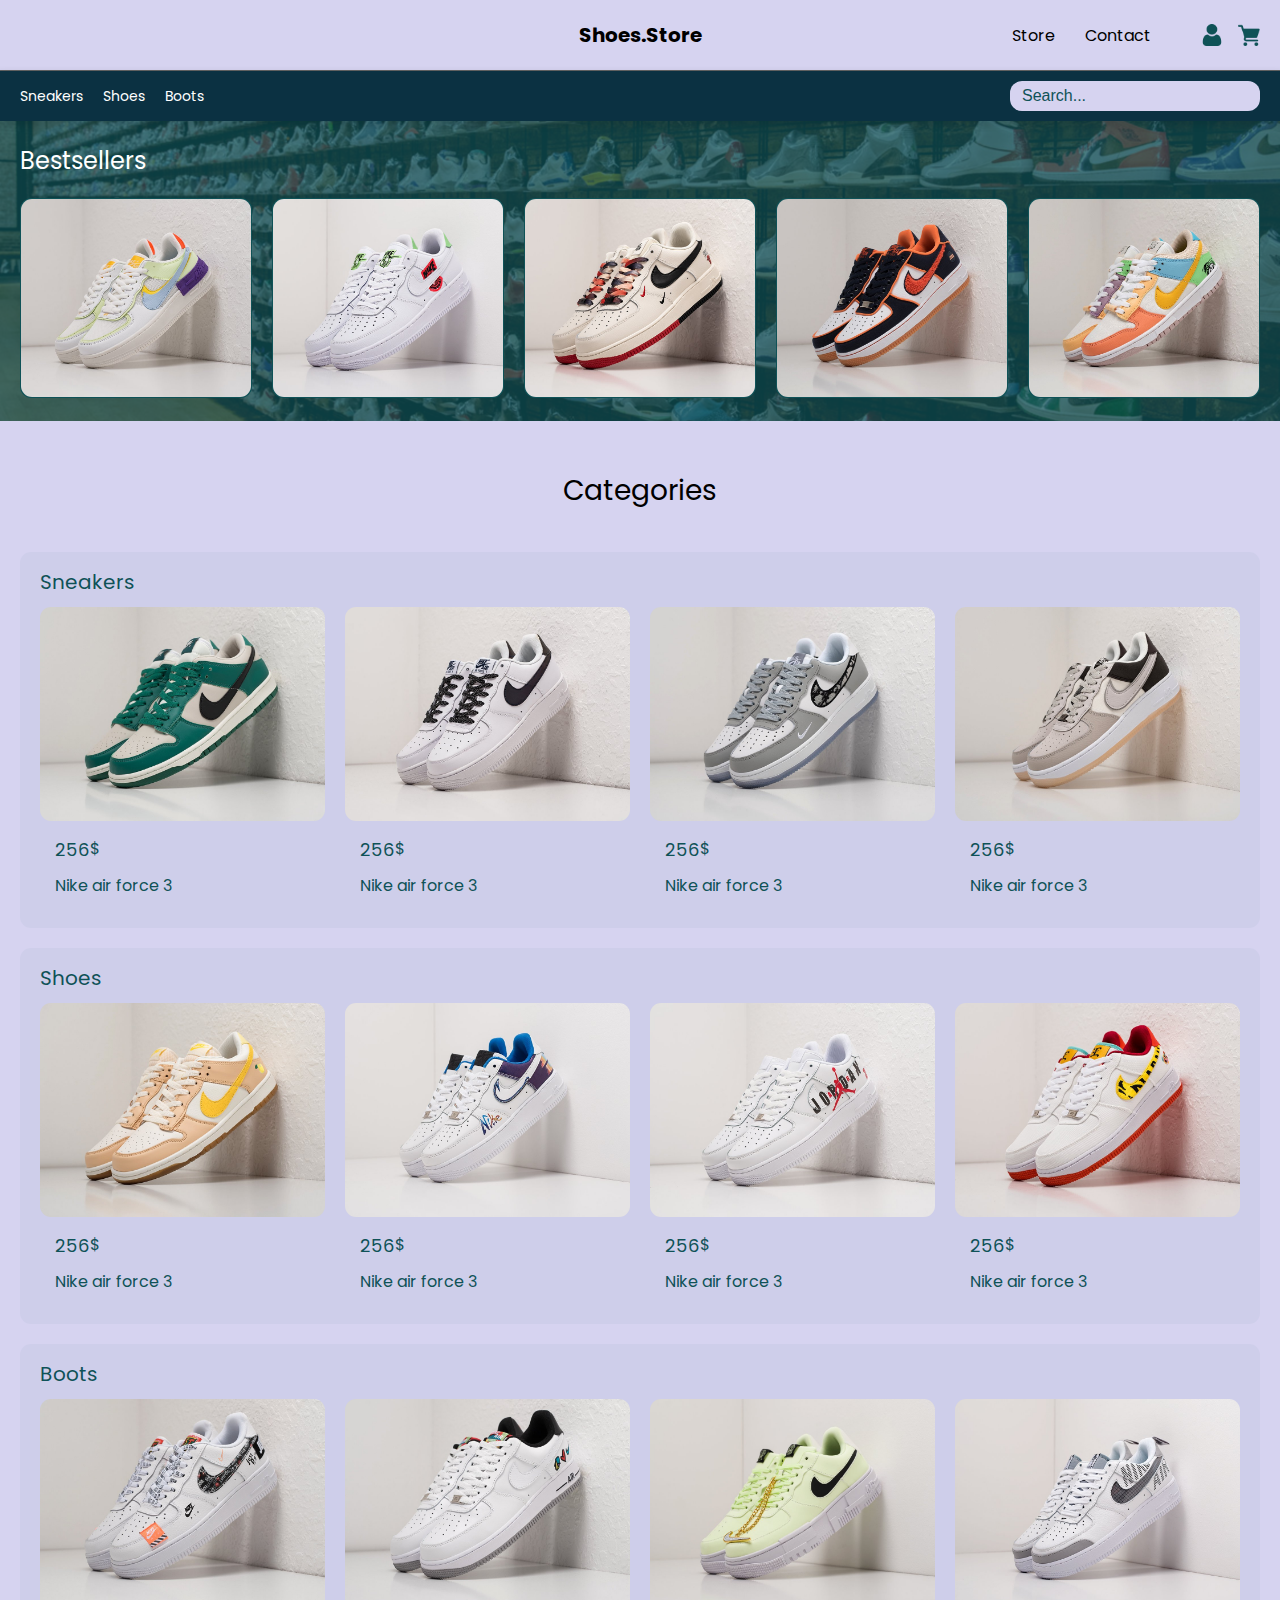
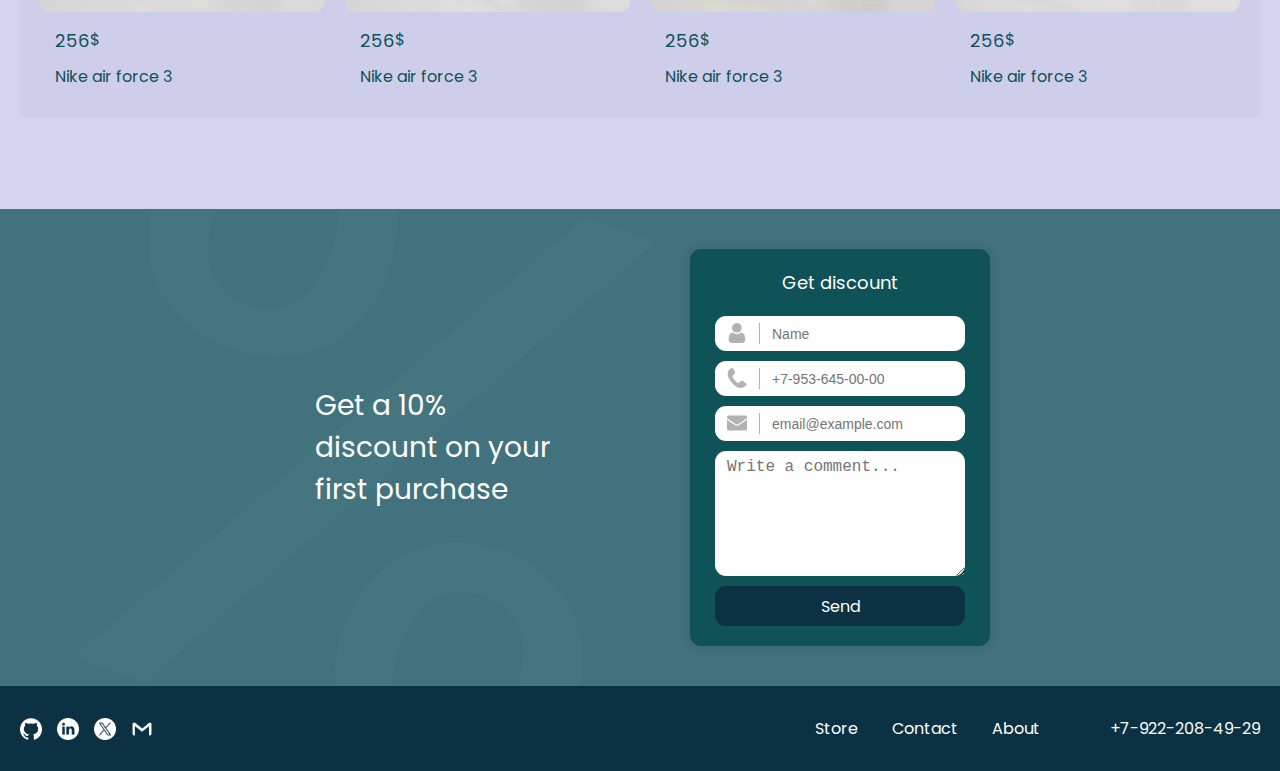
<file: src/index.html>
<!DOCTYPE html>
<html lang="en">
<head>
    <meta charset="UTF-8">
    <meta name="viewport" content="width=device-width, initial-scale=1.0">
    <link rel="stylesheet" href="css/styles.css">
    <title>Shoes.Store</title>
</head>
<body>
    <div class="wrapper">
        <header class="header">
            <div class="container">
                <div class="header-box">
                    <div class="header-box__logo-box logo-box">
                        <h1 class="logo-box__logo">Shoes.Store</h1>
                    </div>
                    <div class="header-box__header-content header-content">
                        <nav class="header-content__navigation navigation">
                                <button class="navigation-button">Store</button>
                                <button class="navigation-button">Contact</button>
                        </nav>
                        <div class="header-content__user user">
                            <button class="user-account account">
                                <img src="/src/img/icons/account.png" alt="Account" class="user-account__image image">
                            </button>
                            <button class="user-cart cart">
                                <img src="/src/img/icons/cart.png" alt="Cart" class="user-cart__image image">
                            </button>
                        </div>
                    </div>
                </div>
            </div>
        </header>

        <main class="main">
            <section class="catalog">
                <div class="container">
                    <div class="catalog-box">
                        <button class="catalog-box__button">Sneakers</button>
                        <button class="catalog-box__button">Shoes</button>
                        <button class="catalog-box__button">Boots</button>
                    </div>
                    <div class="catalog-box">
                        <input type="text" class="catalog-box__search" name="search" placeholder="Search...">
                    </div>
                </div>
            </section>
            <section class="hero">
                <div class="hero-cover">
                    <div class="hero-cover__overlay"></div>
                    <img src="img/store-cover.png" alt="" class="image">
                </div>
                <div class="container">
                    <div class="hero-box">
                        <h3 class="hero-box__title">Bestsellers</h3>
                        <div class="hero-box__hero-content hero-content">
                            <div class="hero-gallery gallery">
                                <div class="item-wrapper">
                                    <div class="gallery__item item">
                                        <a href="#" class="item__description-block">
                                            <span class="item__name">Nike air force</span>
                                            <div class="item__price">
                                                <span class="price">30</span>
                                                <span class="currency">$</span>
                                            </div>
                                        </a>
                                        <div class="item__image-block">
                                            <img src="/src/img/sneakers/1.jpg" alt="" class="item__image image">
                                        </div>
                                    </div>
                                </div>
                                <div class="item-wrapper">
                                    <div class="gallery__item item">
                                        <a href="#" class="item__description-block">
                                            <span class="item__name">Nike air force</span>
                                            <div class="item__price">
                                                <span class="price">30</span>
                                                <span class="currency">$</span>
                                            </div>
                                        </a>
                                        <div class="item__image-block">
                                            <img src="/src/img/sneakers/2.jpg" alt="" class="item__image image">
                                        </div>
                                    </div>
                                </div>
                                <div class="item-wrapper">
                                    <div class="gallery__item item">
                                        <a href="#" class="item__description-block">
                                            <span class="item__name">Nike air force</span>
                                            <div class="item__price">
                                                <span class="price">30</span>
                                                <span class="currency">$</span>
                                            </div>
                                        </a>
                                        <div class="item__image-block">
                                            <img src="/src/img/sneakers/3.jpg" alt="" class="item__image image">
                                        </div>
                                    </div>
                                </div>
                                <div class="item-wrapper">
                                    <div class="gallery__item item">
                                        <a href="#" class="item__description-block">
                                            <span class="item__name">Nike air force</span>
                                            <div class="item__price">
                                                <span class="price">30</span>
                                                <span class="currency">$</span>
                                            </div>
                                        </a>
                                        <div class="item__image-block">
                                            <img src="/src/img/sneakers/4.jpg" alt="" class="item__image image">
                                        </div>
                                    </div>
                                </div>
                                <div class="item-wrapper">
                                    <div class="gallery__item item">
                                        <a href="#" class="item__description-block">
                                            <span class="item__name">Nike air force</span>
                                            <div class="item__price">
                                                <span class="price">30</span>
                                                <span class="currency">$</span>
                                            </div>
                                        </a>
                                        <div class="item__image-block">
                                            <img src="/src/img/sneakers/5.jpg" alt="" class="item__image image">
                                        </div>
                                    </div>
                                </div>
                            </div>
                        </div>
                    </div>
                </div>
            </section>
            <section class="categories">
                <div class="container">
                    <div class="categories-box">
                        <h3 class="categories-box__title title">Categories</h3>
                        <div class="categories-box__categories-content categories-content">
                            <div class="content__row row">
                                <a href="product-page.html" class="row-title">Sneakers</a>
                                <div class="row-items">
                                    <div class="item-wrapper">
                                        <div class="row__item item">
                                            <a href="#" class="row__item-image-block">
                                                <img src="img/sneakers/page/1.jpg" alt="" class="image">
                                            </a>
                                            <div class="row__item-description">
                                                <div class="item__price-block">
                                                    <span class="price">256</span>
                                                    <span class="currency">$</span>
                                                </div>
                                                <p class="item__name">Nike air force 3</p>
                                            </div>
                                        </div>
                                    </div>
                                    <div class="item-wrapper">
                                        <div class="row__item item">
                                            <a href="#" class="row__item-image-block">
                                                <img src="img/sneakers/page/2.jpg" alt="" class="image">
                                            </a>
                                            <div class="row__item-description">
                                                <div class="item__price-block">
                                                    <span class="price">256</span>
                                                    <span class="currency">$</span>
                                                </div>
                                                <p class="item__name">Nike air force 3</p>
                                            </div>
                                        </div>
                                    </div>
                                    <div class="item-wrapper">
                                        <div class="row__item item">
                                            <a href="#" class="row__item-image-block">
                                                <img src="img/sneakers/page/3.jpg" alt="" class="image">
                                            </a>
                                            <div class="row__item-description">
                                                <div class="item__price-block">
                                                    <span class="price">256</span>
                                                    <span class="currency">$</span>
                                                </div>
                                                <p class="item__name">Nike air force 3</p>
                                            </div>
                                        </div>
                                    </div>
                                    <div class="item-wrapper">
                                        <div class="row__item item">
                                            <a href="#" class="row__item-image-block">
                                                <img src="img/sneakers/page/4.jpg" alt="" class="image">
                                            </a>
                                            <div class="row__item-description">
                                                <div class="item__price-block">
                                                    <span class="price">256</span>
                                                    <span class="currency">$</span>
                                                </div>
                                                <p class="item__name">Nike air force 3</p>
                                            </div>
                                        </div>
                                    </div>
                                </div>
                            </div>
                            <div class="content__row row">
                                <a herf="#" class="row-title">Shoes</a>
                                <div class="row-items">
                                    <div class="item-wrapper">
                                        <div class="row__item item">
                                            <a href="#" class="row__item-image-block">
                                                <img src="img/sneakers/page/5.jpg" alt="" class="image">
                                            </a>
                                            <div class="row__item-description">
                                                <div class="item__price-block">
                                                    <span class="price">256</span>
                                                    <span class="currency">$</span>
                                                </div>
                                                <p class="item__name">Nike air force 3</p>
                                            </div>
                                        </div>
                                    </div>
                                    <div class="item-wrapper">
                                        <div class="row__item item">
                                            <a href="#" class="row__item-image-block">
                                                <img src="img/sneakers/page/6.jpg" alt="" class="image">
                                            </a>
                                            <div class="row__item-description">
                                                <div class="item__price-block">
                                                    <span class="price">256</span>
                                                    <span class="currency">$</span>
                                                </div>
                                                <p class="item__name">Nike air force 3</p>
                                            </div>
                                        </div>
                                    </div>
                                    <div class="item-wrapper">
                                        <div class="row__item item">
                                            <a href="#" class="row__item-image-block">
                                                <img src="img/sneakers/page/7.jpg" alt="" class="image">
                                            </a>
                                            <div class="row__item-description">
                                                <div class="item__price-block">
                                                    <span class="price">256</span>
                                                    <span class="currency">$</span>
                                                </div>
                                                <p class="item__name">Nike air force 3</p>
                                            </div>
                                        </div>
                                    </div>
                                    <div class="item-wrapper">
                                        <div class="row__item item">
                                            <a href="#" class="row__item-image-block">
                                                <img src="img/sneakers/page/8.jpg" alt="" class="image">
                                            </a>
                                            <div class="row__item-description">
                                                <div class="item__price-block">
                                                    <span class="price">256</span>
                                                    <span class="currency">$</span>
                                                </div>
                                                <p class="item__name">Nike air force 3</p>
                                            </div>
                                        </div>
                                    </div>
                                </div>
                            </div>
                            <div class="content__row row">
                                <a href="#" class="row-title">Boots</a>
                                <div class="row-items">
                                    <div class="item-wrapper">
                                        <div class="row__item item">
                                            <a href="#" class="row__item-image-block">
                                                <img src="img/sneakers/page/9.jpg" alt="" class="image">
                                            </a>
                                            <div class="row__item-description">
                                                <div class="item__price-block">
                                                    <span class="price">256</span>
                                                    <span class="currency">$</span>
                                                </div>
                                                <p class="item__name">Nike air force 3</p>
                                            </div>
                                        </div>
                                    </div>
                                    <div class="item-wrapper">
                                        <div class="row__item item">
                                            <a href="#" class="row__item-image-block">
                                                <img src="img/sneakers/page/10.jpg" alt="" class="image">
                                            </a>
                                            <div class="row__item-description">
                                                <div class="item__price-block">
                                                    <span class="price">256</span>
                                                    <span class="currency">$</span>
                                                </div>
                                                <p class="item__name">Nike air force 3</p>
                                            </div>
                                        </div>
                                    </div>
                                    <div class="item-wrapper">
                                        <div class="row__item item">
                                            <a href="product-page.html" class="row__item-image-block">
                                                <img src="img/sneakers/page/11.jpg" alt="" class="image">
                                            </a>
                                            <div class="row__item-description">
                                                <div class="item__price-block">
                                                    <span class="price">256</span>
                                                    <span class="currency">$</span>
                                                </div>
                                                <p class="item__name">Nike air force 3</p>
                                            </div>
                                        </div>
                                    </div>
                                    <div class="item-wrapper">
                                        <div class="row__item item">
                                            <a href="#" class="row__item-image-block">
                                                <img src="img/sneakers/page/12.jpg" alt="" class="image">
                                            </a>
                                            <div class="row__item-description">
                                                <div class="item__price-block">
                                                    <span class="price">256</span>
                                                    <span class="currency">$</span>
                                                </div>
                                                <p class="item__name">Nike air force 3</p>
                                            </div>
                                        </div>
                                    </div>
                                </div>
                            </div>
                        </div>
                    </div>
                </div>
            </section>
            <section class="discount">
                <div class="container">
                    <div class="discount__inner-wrapper">
                        <div class="discount__image-block">
                            <div class="image__inner-wrapper">
                                <img src="img/form-cover.png" alt="" class="image">
                            </div>
                        </div>
                        <div class="discount-box">
                            <div class="discount-box__description description">
                                <p class="description-text">Get a 10% discount on your first purchase</p>
                            </div>
                            <form class="discount-box__form form" name="discount">
                                <h3 class="form-title">Get discount</h3>
                                <div class="form-content">
                                    <div class="form-content__input-block input-block">
                                        <label for="name" class="input-block__label">
                                            <div class="image-block">
                                                <img src="img/icons/name.png" alt="" class="image">
                                            </div>
                                        </label>
                                        <span class="splitter"></span>
                                        <input type="text" class="input-block__input" id="name" placeholder="Name" required>
                                    </div>
                                    <div class="form-content__input-block input-block">
                                        <label for="phone" class="input-block__label">
                                            <div class="image-block">
                                                <img src="img/icons/phone-receiver-silhouette.png" alt="" class="image">
                                            </div>
                                        </label>
                                        <span class="splitter"></span>
                                        <input type="phone" class="input-block__input" id="phone" placeholder="+7-953-645-00-00" required>
                                    </div>
                                    <div class="form-content__input-block input-block">
                                        <label for="email" class="input-block__label">
                                            <div class="image-block">
                                                <img src="img/icons/email.png" alt="" class="image">
                                            </div>
                                        </label>
                                        <span class="splitter"></span>
                                        <input type="email" class="input-block__input" id="email" placeholder="email@example.com" required>
                                    </div>
                                    <textarea name="message" class="form-content__message" placeholder="Write a comment..."></textarea>
                                    <button class="form-content__submit" name="submit">Send</button>
                                </div>
                            </form>
                        </div>
                    </div>
                </div>
            </section>
        </main>

        <footer class="footer">
            <div class="container">
                <div class="footer-box">
                    <div class="footer-box__socials social">
                        <a href="#" class="social__item">
                            <div class="item__image-block">
                                <img src="img/icons/github-white.png" alt="GitHub" class="image">
                            </div>
                        </a>
                        <a href="#" class="social__item">
                            <div class="item__image-block">
                                <img src="img/icons/linkedin-white.png" alt="LinkedIn" class="image">
                            </div>
                        </a>
                        <a href="#" class="social__item">
                            <div class="item__image-block">
                                <img src="img/icons/x-white.png" alt="X" class="image">
                            </div>
                        </a>
                        <a href="#" class="social__item">
                            <div class="item__image-block">
                                <img src="img/icons/gmail-white.png" alt="Gmail" class="image">
                            </div>
                        </a>
                    </div>
                    <div class="footer-box__contact-block">
                        <nav class="footer-box__navigation navigation">
                            <button class="navigation-button">Store</button>
                            <button class="navigation-button">Contact</button>
                            <button class="navigation-button">About</button>
                        </nav>
                        <a href="tel:+79222084929" class="footer__call-now">+7-922-208-49-29</a>
                    </div>
                </div>
            </div>
        </footer>
    </div>

    <script type="module" src="js/app.js"></script>
</body>
</html>
</file>
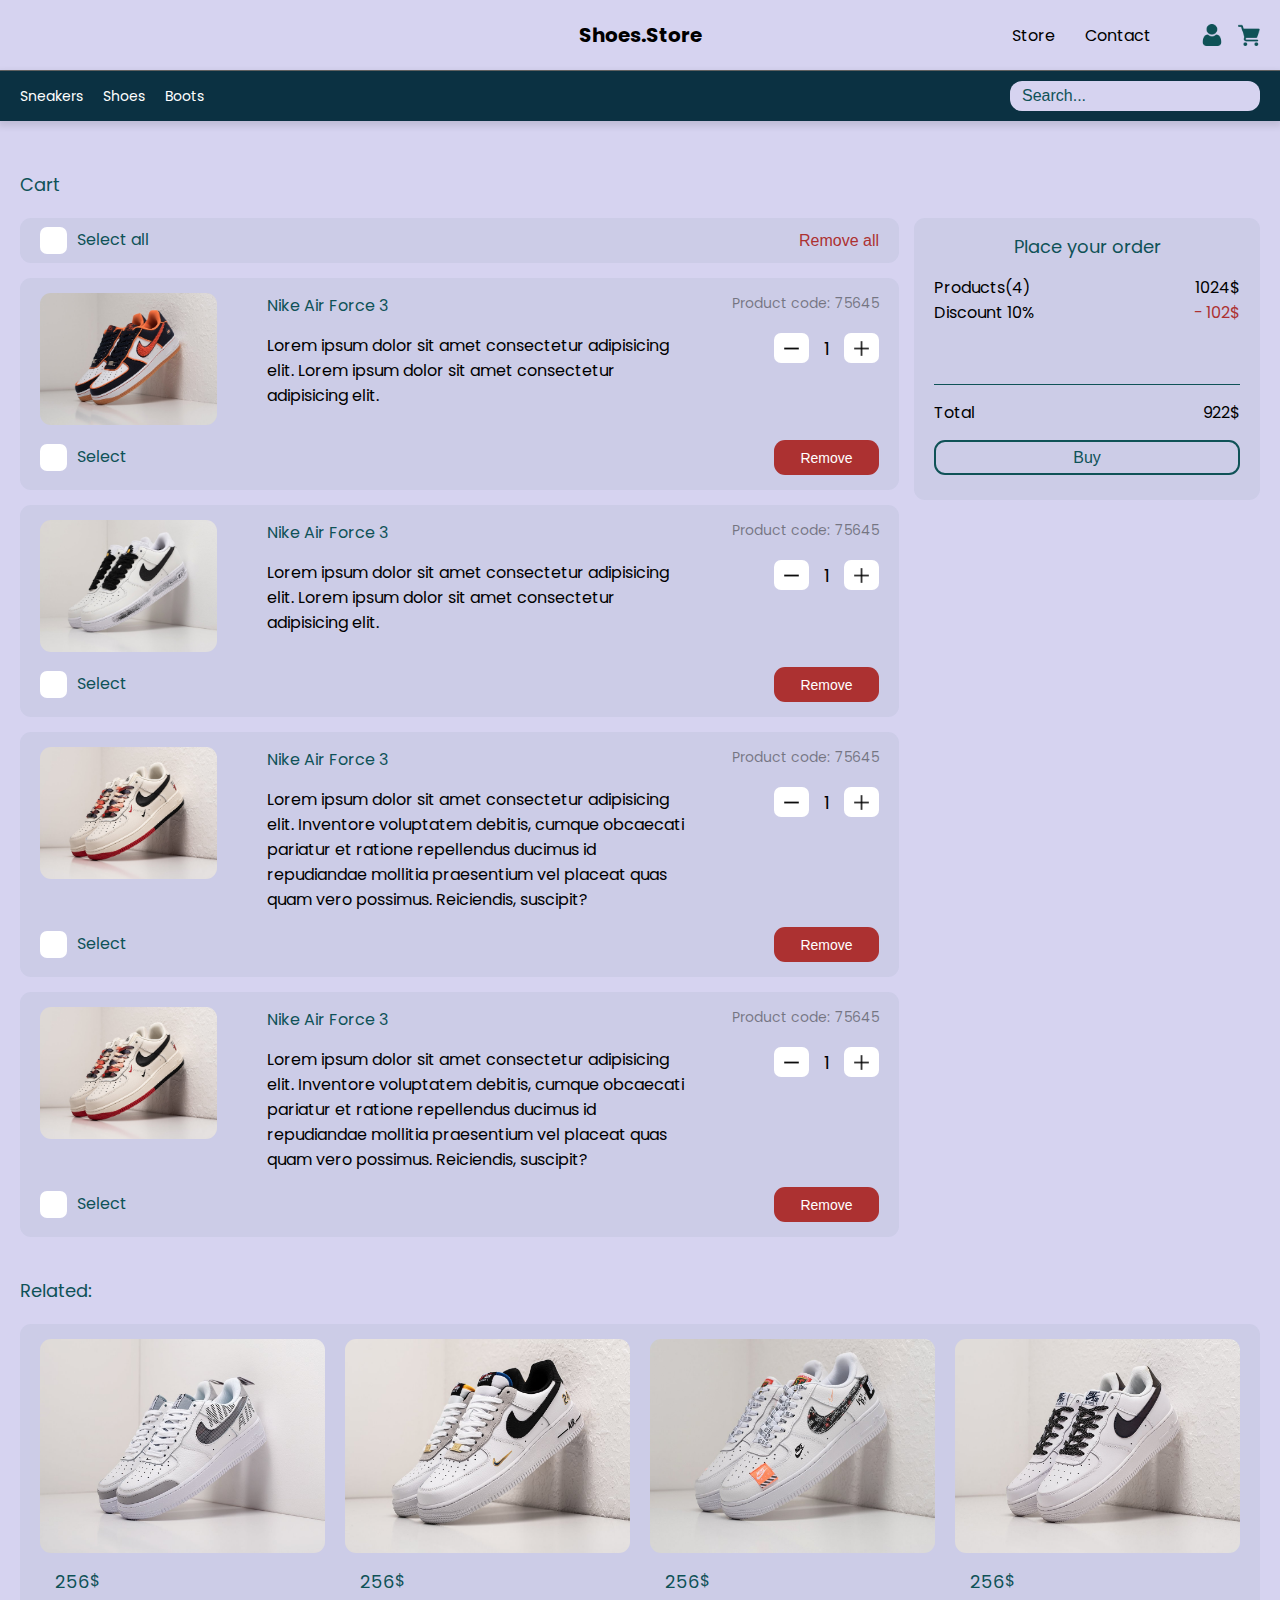
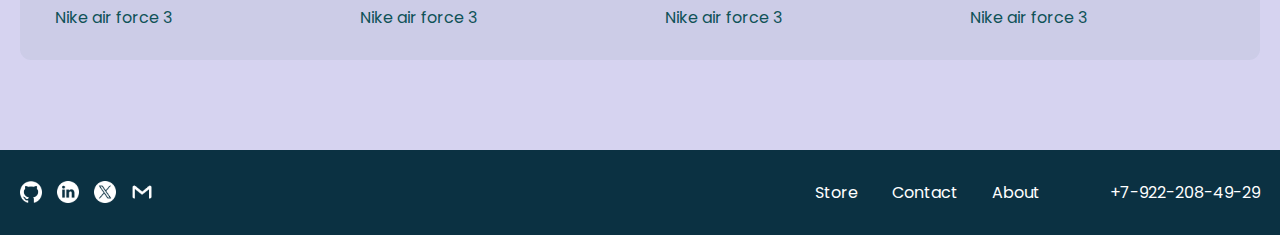
<file: src/cart.html>
<!DOCTYPE html>
<html lang="en">
  <head>
    <meta charset="UTF-8" />
    <meta name="viewport" content="width=device-width, initial-scale=1.0" />
    <link rel="stylesheet" href="css/styles.css" />
    <title>Shoes.Store</title>
  </head>
  <body>
    <div class="wrapper">
      <header class="header">
        <div class="container">
          <div class="header-box">
            <div class="header-box__logo-box logo-box">
              <h1 class="logo-box__logo">Shoes.Store</h1>
            </div>
            <div class="header-box__header-content header-content">
              <nav class="header-content__navigation navigation">
                <button class="navigation-button">Store</button>
                <button class="navigation-button">Contact</button>
              </nav>
              <div class="header-content__user user">
                <button class="user-account account" id="Account">
                  <img
                    src="/src/img/icons/account.png"
                    alt="Account"
                    class="user-account__image image"
                    id="Account"
                  />
                </button>
                <button class="user-cart cart" id="Cart">
                  <img
                    src="/src/img/icons/cart.png"
                    alt="Cart"
                    class="user-cart__image image"
                    id="Cart"
                  />
                </button>
              </div>
            </div>
          </div>
        </div>
      </header>

      <main class="main">
        <section class="catalog">
          <div class="container">
            <div class="catalog-box">
              <button class="catalog-box__button">Sneakers</button>
              <button class="catalog-box__button">Shoes</button>
              <button class="catalog-box__button">Boots</button>
            </div>
            <div class="catalog-box">
              <input
                type="text"
                class="catalog-box__search"
                name="search"
                placeholder="Search..."
              />
            </div>
          </div>
        </section>
        <section class="cart">
          <div class="container">
            <div class="cart-box">
              <div class="cart-box__row-box row-box">
                <h2 class="row-box__title">Cart</h2>
                <div class="row-box__content">
                  <div class="content-column">
                    <div class="selection-box">
                      <div class="selection-box__item">
                        <input type="checkbox" id="checkbox" name="checkbox" />
                        <label for="checkbox">Select all</label>
                      </div>
                      <button class="delete-all">Remove all</button>
                    </div>
                    <div class="cart-box__items">
                      <div class="item-box">
                        <div class="item-box__column">
                          <a href="#" class="image-block item-photo">
                            <img
                              src="img/sneakers/4.jpg"
                              alt="Nike Air Force 3"
                              class="image"
                            />
                          </a>
                          <div class="item-box__description-box">
                            <div class="item-description">
                              <a href="#" class="item-name">Nike Air Force 3</a>
                              <div class="item__code-box">
                                <p>Product code:</p>
                                <div class="item__code">75645</div>
                              </div>
                            </div>
                            <div class="item-amount">
                              <p class="text">
                                Lorem ipsum dolor sit amet consectetur
                                adipisicing elit. Lorem ipsum dolor sit amet
                                consectetur adipisicing elit.
                              </p>
                              <div class="amount-block">
                                <button class="amount-minus">
                                  <div class="image-block">
                                    <img
                                      src="img/icons/minus-sign.png"
                                      alt="Minus"
                                    />
                                  </div>
                                </button>
                                <span class="amount">1</span>
                                <button class="amount-plus">
                                  <div class="image-block">
                                    <img src="img/icons/plus.png" alt="Plus" />
                                  </div>
                                </button>
                              </div>
                            </div>
                          </div>
                        </div>
                        <div class="item-box__column item-select">
                          <div class="selection-box__item">
                            <div class="input-block">
                              <input
                                type="checkbox"
                                id="check-1"
                                name="checkbox"
                              />
                              <div class="icon-block">
                                <img
                                  src="img/icons/check.png"
                                  alt=""
                                  class="icn"
                                />
                              </div>
                            </div>
                            <label for="check-1">Select</label>
                          </div>
                          <button class="delete-all">Remove</button>
                        </div>
                      </div>
                      <div class="item-box">
                        <div class="item-box__column">
                          <a href="#" class="image-block item-photo">
                            <img
                              src="img/sneakers/1.4.jpg"
                              alt="Nike Air Force 3"
                              class="image"
                            />
                          </a>
                          <div class="item-box__description-box">
                            <div class="item-description">
                              <a href="#" class="item-name">Nike Air Force 3</a>
                              <div class="item__code-box">
                                <p>Product code:</p>
                                <div class="item__code">75645</div>
                              </div>
                            </div>
                            <div class="item-amount">
                              <p class="text">
                                Lorem ipsum dolor sit amet consectetur
                                adipisicing elit. Lorem ipsum dolor sit amet
                                consectetur adipisicing elit.
                              </p>
                              <div class="amount-block">
                                <button class="amount-minus">
                                  <div class="image-block">
                                    <img
                                      src="img/icons/minus-sign.png"
                                      alt="Minus"
                                    />
                                  </div>
                                </button>
                                <span class="amount">1</span>
                                <button class="amount-plus">
                                  <div class="image-block">
                                    <img src="img/icons/plus.png" alt="Plus" />
                                  </div>
                                </button>
                              </div>
                            </div>
                          </div>
                        </div>
                        <div class="item-box__column item-select">
                          <div class="selection-box__item">
                            <div class="input-block">
                              <input
                                type="checkbox"
                                id="check-2"
                                name="checkbox"
                              />
                              <div class="icon-block">
                                <img
                                  src="img/icons/check.png"
                                  alt=""
                                  class="icn"
                                />
                              </div>
                            </div>
                            <label for="check-2">Select</label>
                          </div>
                          <button class="delete-all">Remove</button>
                        </div>
                      </div>
                    </div>
                  </div>
                  <aside class="place-order">
                    <h2 class="place-order__title">Place your order</h2>
                    <div class="place-order__content">
                      <div class="products">
                        <div class="products-row">
                          <div class="row-item prod">
                            Products(<span class="prod-value">3</span>)
                          </div>
                          <div class="row-item prod-all">
                            <span class="value">768</span>
                            <span class="currency">$</span>
                          </div>
                        </div>
                        <div class="products-row">
                          <p class="row-item">Discount 10%</p>
                          <div class="row-item row-item_discount">
                            <span class="minus">-</span>
                            <span class="value">0</span>
                            <span class="currency">$</span>
                          </div>
                        </div>
                      </div>
                      <span class="splitter"></span>
                      <div class="total">
                        <div class="products-row">
                          <p class="row-item">Total</p>
                          <div class="row-item">
                            <span class="value">460</span>
                            <span class="currency">$</span>
                          </div>
                        </div>
                        <button class="total-order item-add__submit">
                          Buy
                        </button>
                      </div>
                    </div>
                  </aside>
                </div>
              </div>
            </div>
          </div>
        </section>
        <section class="similar">
          <div class="container">
            <div class="similar-box">
              <div class="similar-box__row-box row-box">
                <h2 class="row-box__title">Related:</h2>
                <div class="row-box__carousel">
                  <div class="row-items__wrapper">
                    <div class="row-items">
                      <div class="item-wrapper">
                        <div class="row__item item">
                          <a href="#" class="row__item-image-block">
                            <img
                              src="img/sneakers/page/12.jpg"
                              alt=""
                              class="image"
                            />
                          </a>
                          <div class="row__item-description">
                            <div class="item__price-block">
                              <span class="price">256</span>
                              <span class="currency">$</span>
                            </div>
                            <p class="item__name">Nike air force 3</p>
                          </div>
                        </div>
                      </div>
                      <div class="item-wrapper">
                        <div class="row__item item">
                          <a href="#" class="row__item-image-block">
                            <img
                              src="img/sneakers/page/14.jpg"
                              alt=""
                              class="image"
                            />
                          </a>
                          <div class="row__item-description">
                            <div class="item__price-block">
                              <span class="price">256</span>
                              <span class="currency">$</span>
                            </div>
                            <p class="item__name">Nike air force 3</p>
                          </div>
                        </div>
                      </div>
                      <div class="item-wrapper">
                        <div class="row__item item">
                          <a href="#" class="row__item-image-block">
                            <img
                              src="img/sneakers/page/9.jpg"
                              alt=""
                              class="image"
                            />
                          </a>
                          <div class="row__item-description">
                            <div class="item__price-block">
                              <span class="price">256</span>
                              <span class="currency">$</span>
                            </div>
                            <p class="item__name">Nike air force 3</p>
                          </div>
                        </div>
                      </div>
                      <div class="item-wrapper">
                        <div class="row__item item">
                          <a href="#" class="row__item-image-block">
                            <img
                              src="img/sneakers/page/2.jpg"
                              alt=""
                              class="image"
                            />
                          </a>
                          <div class="row__item-description">
                            <div class="item__price-block">
                              <span class="price">256</span>
                              <span class="currency">$</span>
                            </div>
                            <p class="item__name">Nike air force 3</p>
                          </div>
                        </div>
                      </div>
                      <div class="item-wrapper">
                        <div class="row__item item">
                          <a href="#" class="row__item-image-block">
                            <img
                              src="img/sneakers/page/5.jpg"
                              alt=""
                              class="image"
                            />
                          </a>
                          <div class="row__item-description">
                            <div class="item__price-block">
                              <span class="price">256</span>
                              <span class="currency">$</span>
                            </div>
                            <p class="item__name">Nike air force 3</p>
                          </div>
                        </div>
                      </div>
                      <div class="item-wrapper">
                        <div class="row__item item">
                          <a href="#" class="row__item-image-block">
                            <img
                              src="img/sneakers/page/7.jpg"
                              alt=""
                              class="image"
                            />
                          </a>
                          <div class="row__item-description">
                            <div class="item__price-block">
                              <span class="price">256</span>
                              <span class="currency">$</span>
                            </div>
                            <p class="item__name">Nike air force 3</p>
                          </div>
                        </div>
                      </div>
                      <div class="item-wrapper">
                        <div class="row__item item">
                          <a href="#" class="row__item-image-block">
                            <img
                              src="img/sneakers/page/3.jpg"
                              alt=""
                              class="image"
                            />
                          </a>
                          <div class="row__item-description">
                            <div class="item__price-block">
                              <span class="price">256</span>
                              <span class="currency">$</span>
                            </div>
                            <p class="item__name">Nike air force 3</p>
                          </div>
                        </div>
                      </div>
                      <div class="item-wrapper">
                        <div class="row__item item">
                          <a href="#" class="row__item-image-block">
                            <img
                              src="img/sneakers/page/13.jpg"
                              alt=""
                              class="image"
                            />
                          </a>
                          <div class="row__item-description">
                            <div class="item__price-block">
                              <span class="price">256</span>
                              <span class="currency">$</span>
                            </div>
                            <p class="item__name">Nike air force 3</p>
                          </div>
                        </div>
                      </div>
                    </div>
                  </div>
                  <button class="prev" id="Previous" data-type="anim">
                    <img
                      class="image"
                      src="img/icons/prev.png"
                      alt="Previous"
                      id="Previous"
                      data-type="anim"
                    />
                  </button>
                  <button class="next" id="Next" data-type="anim">
                    <img
                      class="image"
                      src="img/icons/next.png"
                      alt="Next"
                      id="Next"
                      data-type="anim"
                    />
                  </button>
                </div>
              </div>
            </div>
          </div>
        </section>
      </main>

      <footer class="footer">
        <div class="container">
          <div class="footer-box">
            <div class="footer-box__socials social">
              <a href="#" class="social__item">
                <div class="item__image-block">
                  <img
                    src="img/icons/github-white.png"
                    alt="GitHub"
                    class="image"
                  />
                </div>
              </a>
              <a href="#" class="social__item">
                <div class="item__image-block">
                  <img
                    src="img/icons/linkedin-white.png"
                    alt="LinkedIn"
                    class="image"
                  />
                </div>
              </a>
              <a href="#" class="social__item">
                <div class="item__image-block">
                  <img src="img/icons/x-white.png" alt="X" class="image" />
                </div>
              </a>
              <a href="#" class="social__item">
                <div class="item__image-block">
                  <img
                    src="img/icons/gmail-white.png"
                    alt="Gmail"
                    class="image"
                  />
                </div>
              </a>
            </div>
            <div class="footer-box__contact-block">
              <nav class="footer-box__navigation navigation">
                <button class="navigation-button">Store</button>
                <button class="navigation-button">Contact</button>
                <button class="navigation-button">About</button>
              </nav>
              <a href="tel:+79222084929" class="footer__call-now"
                >+7-922-208-49-29</a
              >
            </div>
          </div>
        </div>
      </footer>
    </div>

    <script type="module" src="js/app.js"></script>
  </body>
</html>
</file>
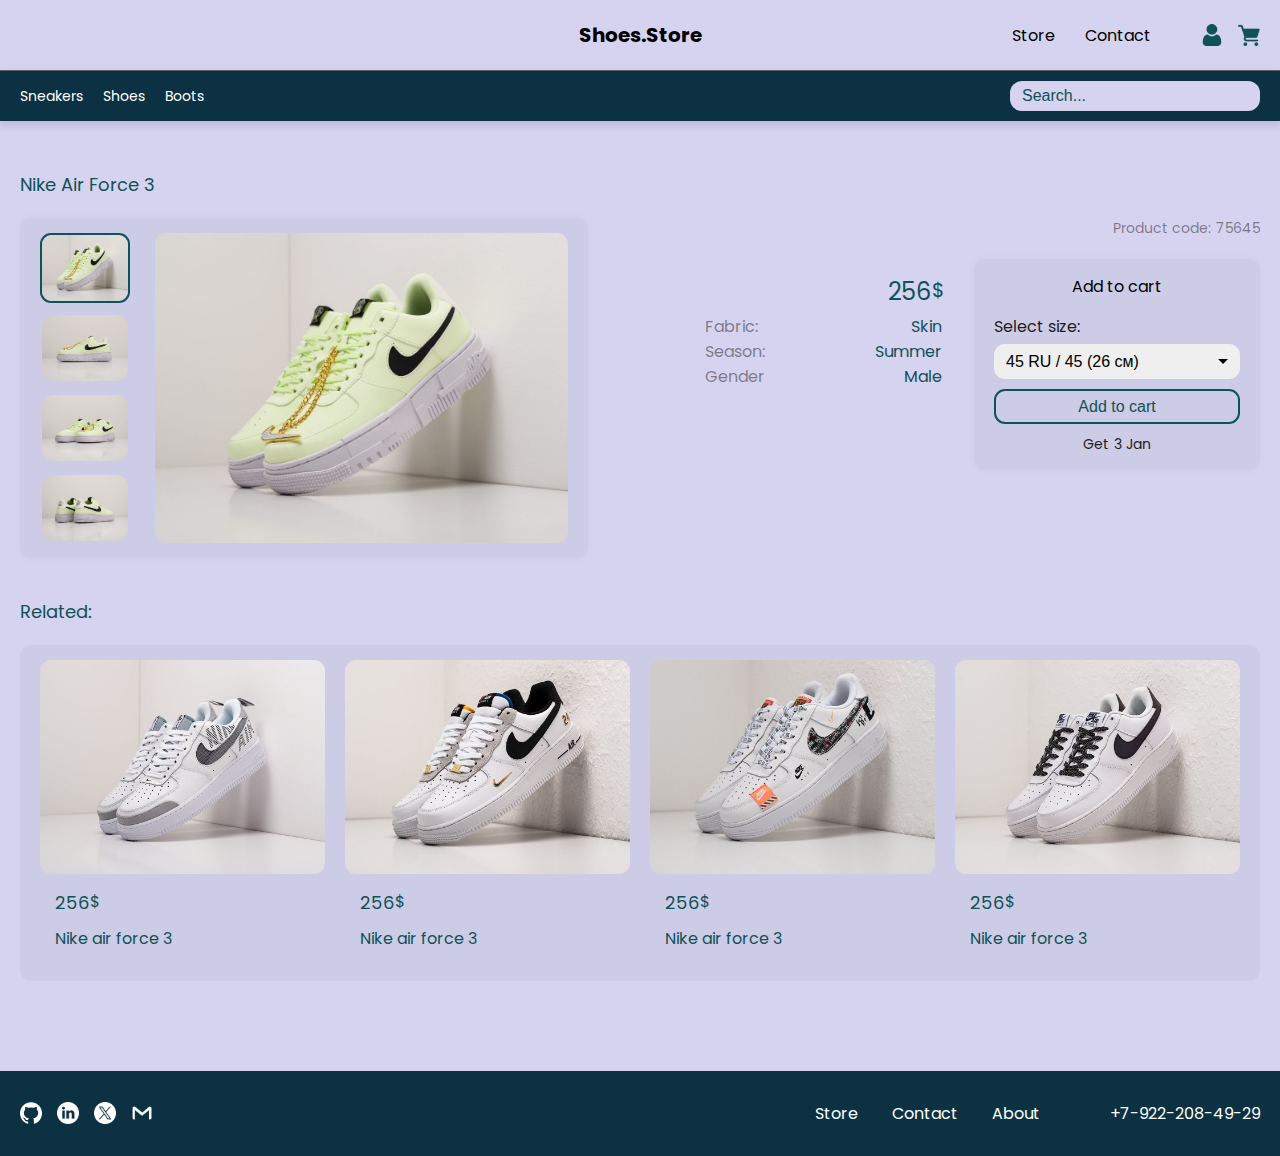
<file: src/product-page.html>
<!DOCTYPE html>
<html lang="en">
<head>
    <meta charset="UTF-8">
    <meta name="viewport" content="width=device-width, initial-scale=1.0">
    <link rel="stylesheet" href="css/styles.css">
    <title>Shoes.Store</title>
</head>
<body>
    <div class="wrapper">
        <header class="header">
            <div class="container">
                <div class="header-box">
                    <div class="header-box__logo-box logo-box">
                        <h1 class="logo-box__logo">Shoes.Store</h1>
                    </div>
                    <div class="header-box__header-content header-content">
                        <nav class="header-content__navigation navigation">
                            <button class="navigation-button">Store</button>
                            <button class="navigation-button">Contact</button>
                        </nav>
                        <div class="header-content__user user">
                            <button class="user-account account" id="Account">
                                <img src="/src/img/icons/account.png" alt="Account" class="user-account__image image" id="Account">
                            </button>
                            <button class="user-cart cart" id="Cart">
                                <img src="/src/img/icons/cart.png" alt="Cart" class="user-cart__image image" id="Cart">
                            </button>
                        </div>
                    </div>
                </div>
            </div>
        </header>

        <main class="main">
            <section class="catalog">
                <div class="container">
                    <div class="catalog-box">
                        <button class="catalog-box__button">Sneakers</button>
                        <button class="catalog-box__button">Shoes</button>
                        <button class="catalog-box__button">Boots</button>
                    </div>
                    <div class="catalog-box">
                        <input type="text" class="catalog-box__search" name="search" placeholder="Search...">
                    </div>
                </div>
            </section>
            <section class="product">
                <div class="container">
                    <div class="product-box">
                        <div class="product-box__row-box row-box">
                            <h2 class="row-box__title">Nike Air Force 3</h2>
                            <div class="row-box__item item">
                                <div class="item__gallery gallery">
                                    <div class="gallery__images-block">
                                        <button class="image-block active">
                                            <img src="img/sneakers/page/11.jpg" alt="Nike Air Force 3" class="image">
                                        </button>
                                        <button class="image-block">
                                            <img src="img/sneakers/page/11-1.jpg" alt="Nike Air Force 3" class="image">
                                        </button>
                                        <button class="image-block">
                                            <img src="img/sneakers/page/11-2.jpg" alt="Nike Air Force 3" class="image">
                                        </button>
                                        <button class="image-block">
                                            <img src="img/sneakers/page/11-3.jpg" alt="Nike Air Force 3" class="image">
                                        </button>
                                    </div>
                                    <div class="gallery__main-image">
                                        <img src="img/sneakers/page/11.jpg" alt="Nike Air Force 3" class="image">
                                    </div>
                                </div>

                                <div class="item__interaction">
                                    <div class="item__code-box">
                                        <p>Product code:</p>
                                        <div class="item__code">75645</div>
                                    </div>
                                    <div class="interaction-box">
                                        <div class="item__description-box">
                                            <div class="item__price-box">
                                                <span class="price">256</span>
                                                <span class="currency">$</span>
                                            </div>
                                            <table class="item__description-table">
                                                <tr>
                                                    <td class="item__description-name">
                                                        <p class="item__description">Fabric:</p>
                                                    </td>
                                                    <td class="item__description-name">
                                                        <p class="item__description" name="description-value">Skin</p>
                                                    </td>
                                                </tr>
                                                <tr>
                                                    <td class="item__description-text">
                                                        <p class="item__description">Season:</p>
                                                    </td>
                                                    <td class="item__description-text">
                                                        <p class="item__description" name="description-value">Summer</p>
                                                    </td>
                                                </tr>
                                                <tr>
                                                    <td class="item__description-text">
                                                        <p class="item__description">Gender</p>
                                                    </td>
                                                    <td class="item__description-text">
                                                        <p class="item__description" name="description-value">Male</p>
                                                    </td>
                                                </tr>
                                            </table>
                                            </ul>
                                        </div>
                                        <form class="item-add" name="item-add">
                                            <span class="item-add__title">Add to cart</span>
                                            <div class="dropdown-box">
                                                <span class="dropdown-title">Select size:</span>
                                                <div class="item-add__dropdown">
                                                        <select name="item-select" class="item-select">
                                                            <option value="46 RU / 46 (26.5 см)">45 RU / 45 (26 см)</option>
                                                            <option value="46 RU / 46 (26.5 см)">46 RU / 46 (26.5 см)</option>
                                                            <option value="46 RU / 46 (26.5 см)">47 RU / 47 (27 см)</option>
                                                        </select>
                                                        <div class="image-block">
                                                            <svg class="icon" width="10" height="5" viewBox="0 0 10 5" fill="none" xmlns="http://www.w3.org/2000/svg">
                                                                <path d="M10 0L5.05025 4.94975L0.100505 0H5.05025H10Z" fill="black"/>
                                                            </svg>
                                                        </div>
                                                    </option>
                                                </div>
                                            </div>
                                            <button class="item-add__submit submit">Add to cart</button>
                                            <div class="item-add__info">
                                                <p>Get</p>
                                                <span class="item-add__date" name="date">3 Jan</span>
                                            </div>
                                        </form>
                                    </div>
                                </div>
                            </div>
                        </div>
                    </div>
                </div>                
            </section>
            <section class="similar">
                <div class="container">
                    <div class="similar-box">
                        <div class="similar-box__row-box row-box">
                            <h2 class="row-box__title">Related:</h2>
                            <div class="row-box__carousel">
                                <div class="row-items__wrapper">
                                    <div class="row-items">
                                        <div class="item-wrapper">
                                            <div class="row__item item">
                                                <a href="#" class="row__item-image-block">
                                                    <img src="img/sneakers/page/12.jpg" alt="" class="image">
                                                </a>
                                                <div class="row__item-description">
                                                    <div class="item__price-block">
                                                        <span class="price">256</span>
                                                        <span class="currency">$</span>
                                                    </div>
                                                    <p class="item__name">Nike air force 3</p>
                                                </div>
                                            </div>
                                        </div>
                                        <div class="item-wrapper">
                                            <div class="row__item item">
                                                <a href="#" class="row__item-image-block">
                                                    <img src="img/sneakers/page/14.jpg" alt="" class="image">
                                                </a>
                                                <div class="row__item-description">
                                                    <div class="item__price-block">
                                                        <span class="price">256</span>
                                                        <span class="currency">$</span>
                                                    </div>
                                                    <p class="item__name">Nike air force 3</p>
                                                </div>
                                            </div>
                                        </div>
                                        <div class="item-wrapper">
                                            <div class="row__item item">
                                                <a href="#" class="row__item-image-block">
                                                    <img src="img/sneakers/page/9.jpg" alt="" class="image">
                                                </a>
                                                <div class="row__item-description">
                                                    <div class="item__price-block">
                                                        <span class="price">256</span>
                                                        <span class="currency">$</span>
                                                    </div>
                                                    <p class="item__name">Nike air force 3</p>
                                                </div>
                                            </div>
                                        </div>
                                        <div class="item-wrapper">
                                            <div class="row__item item">
                                                <a href="#" class="row__item-image-block">
                                                    <img src="img/sneakers/page/2.jpg" alt="" class="image">
                                                </a>
                                                <div class="row__item-description">
                                                    <div class="item__price-block">
                                                        <span class="price">256</span>
                                                        <span class="currency">$</span>
                                                    </div>
                                                    <p class="item__name">Nike air force 3</p>
                                                </div>
                                            </div>
                                        </div>
                                        <div class="item-wrapper">
                                            <div class="row__item item">
                                                <a href="#" class="row__item-image-block">
                                                    <img src="img/sneakers/page/5.jpg" alt="" class="image">
                                                </a>
                                                <div class="row__item-description">
                                                    <div class="item__price-block">
                                                        <span class="price">256</span>
                                                        <span class="currency">$</span>
                                                    </div>
                                                    <p class="item__name">Nike air force 3</p>
                                                </div>
                                            </div>
                                        </div>
                                        <div class="item-wrapper">
                                            <div class="row__item item">
                                                <a href="#" class="row__item-image-block">
                                                    <img src="img/sneakers/page/7.jpg" alt="" class="image">
                                                </a>
                                                <div class="row__item-description">
                                                    <div class="item__price-block">
                                                        <span class="price">256</span>
                                                        <span class="currency">$</span>
                                                    </div>
                                                    <p class="item__name">Nike air force 3</p>
                                                </div>
                                            </div>
                                        </div>
                                        <div class="item-wrapper">
                                            <div class="row__item item">
                                                <a href="#" class="row__item-image-block">
                                                    <img src="img/sneakers/page/3.jpg" alt="" class="image">
                                                </a>
                                                <div class="row__item-description">
                                                    <div class="item__price-block">
                                                        <span class="price">256</span>
                                                        <span class="currency">$</span>
                                                    </div>
                                                    <p class="item__name">Nike air force 3</p>
                                                </div>
                                            </div>
                                        </div>
                                        <div class="item-wrapper">
                                            <div class="row__item item">
                                                <a href="#" class="row__item-image-block">
                                                    <img src="img/sneakers/page/13.jpg" alt="" class="image">
                                                </a>
                                                <div class="row__item-description">
                                                    <div class="item__price-block">
                                                        <span class="price">256</span>
                                                        <span class="currency">$</span>
                                                    </div>
                                                    <p class="item__name">Nike air force 3</p>
                                                </div>
                                            </div>
                                        </div>
                                    </div>
                                </div>
                                <button class="prev" id="Previous" data-type="anim">
                                    <img class="image" src="img/icons/prev.png" alt="Previous" id="Previous" data-type="anim">
                                </button>
                                <button class="next" id="Next" data-type="anim">
                                    <img class="image" src="img/icons/next.png" alt="Next" id="Next" data-type="anim">
                                </button>
                            </div>
                        </div>
                    </div>
                </div>
            </section>
        </main>

        <footer class="footer">
            <div class="container">
                <div class="footer-box">
                    <div class="footer-box__socials social">
                        <a href="#" class="social__item">
                            <div class="item__image-block">
                                <img src="img/icons/github-white.png" alt="GitHub" class="image">
                            </div>
                        </a>
                        <a href="#" class="social__item">
                            <div class="item__image-block">
                                <img src="img/icons/linkedin-white.png" alt="LinkedIn" class="image">
                            </div>
                        </a>
                        <a href="#" class="social__item">
                            <div class="item__image-block">
                                <img src="img/icons/x-white.png" alt="X" class="image">
                            </div>
                        </a>
                        <a href="#" class="social__item">
                            <div class="item__image-block">
                                <img src="img/icons/gmail-white.png" alt="Gmail" class="image">
                            </div>
                        </a>
                    </div>
                    <div class="footer-box__contact-block">
                        <nav class="footer-box__navigation navigation">
                            <button class="navigation-button">Store</button>
                            <button class="navigation-button">Contact</button>
                            <button class="navigation-button">About</button>
                        </nav>
                        <a href="tel:+79222084929" class="footer__call-now">+7-922-208-49-29</a>
                    </div>
                </div>
            </div>
        </footer>
    </div>

    <script type="module" src="js/app.js"></script>
</body>
</html>
</file>
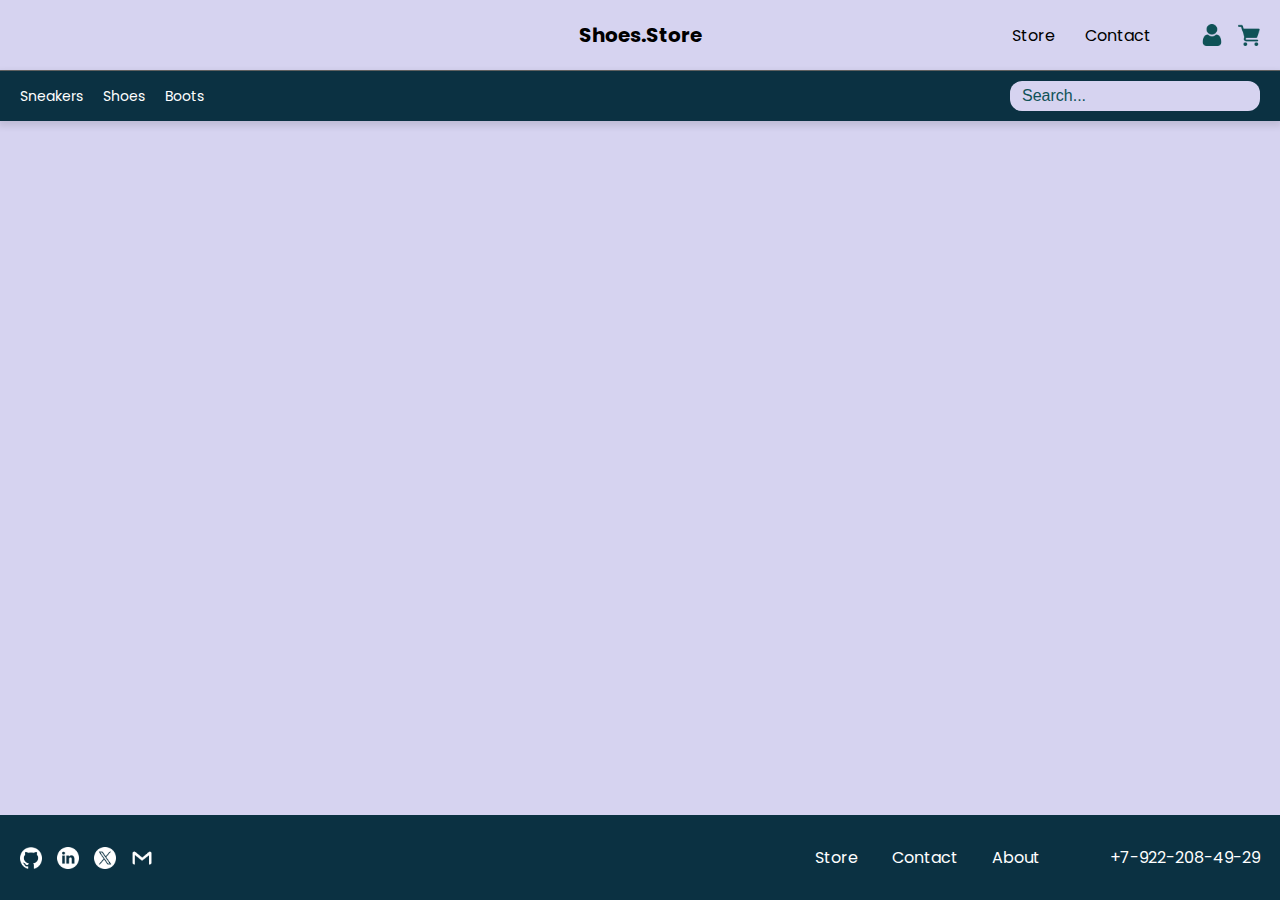
<file: src/pages/product-page.html>
<!DOCTYPE html>
<html lang="en">
<head>
    <meta charset="UTF-8">
    <meta name="viewport" content="width=device-width, initial-scale=1.0">
    <link rel="stylesheet" href="../css/styles.css">
    <title>Shoes.Store</title>
</head>
<body>
    <div class="wrapper">
        <header class="header">
            <div class="container">
                <div class="header-box">
                    <div class="header-box__logo-box logo-box">
                        <h1 class="logo-box__logo">Shoes.Store</h1>
                    </div>
                    <div class="header-box__header-content header-content">
                        <nav class="header-content__navigation navigation">
                                <button class="navigation-button">Store</button>
                                <button class="navigation-button">Contact</button>
                        </nav>
                        <div class="header-content__user user">
                            <button class="user-account account">
                                <img src="/src/img/icons/account.png" alt="Account" class="user-account__image image">
                            </button>
                            <button class="user-cart cart">
                                <img src="/src/img/icons/cart.png" alt="Cart" class="user-cart__image image">
                            </button>
                        </div>
                    </div>
                </div>
            </div>
        </header>

        <main class="main">
            <section class="catalog">
                <div class="container">
                    <div class="catalog-box">
                        <button class="catalog-box__button">Sneakers</button>
                        <button class="catalog-box__button">Shoes</button>
                        <button class="catalog-box__button">Boots</button>
                    </div>
                    <div class="catalog-box">
                        <input type="text" class="catalog-box__search" name="search" placeholder="Search...">
                    </div>
                </div>
            </section>
        </main>

        <footer class="footer">
            <div class="container">
                <div class="footer-box">
                    <div class="footer-box__socials social">
                        <a href="#" class="social__item">
                            <div class="item__image-block">
                                <img src="../img/icons/github-white.png" alt="" class="image">
                            </div>
                        </a>
                        <a href="#" class="social__item">
                            <div class="item__image-block">
                                <img src="../img/icons/linkedin-white.png" alt="" class="image">
                            </div>
                        </a>
                        <a href="#" class="social__item">
                            <div class="item__image-block">
                                <img src="../img/icons/x-white.png" alt="" class="image">
                            </div>
                        </a>
                        <a href="#" class="social__item">
                            <div class="item__image-block">
                                <img src="../img/icons/gmail-white.png" alt="" class="image">
                            </div>
                        </a>
                    </div>
                    <div class="footer-box__contact-block">
                        <nav class="footer-box__navigation navigation">
                            <button class="navigation-button">Store</button>
                            <button class="navigation-button">Contact</button>
                            <button class="navigation-button">About</button>
                        </nav>
                        <a href="tel:+79222084929" class="footer__call-now">+7-922-208-49-29</a>
                    </div>
                </div>
            </div>
        </footer>
    </div>

    <script type="module" src="../js/app.js"></script>
</body>
</html>
</file>
<file: src/css/styles.css>
@import url("https://fonts.googleapis.com/css2?family=Poppins&display=swap");
body {
  font-family: "Poppins";
  font-weight: 400;
  color: #fff;
  background-color: var(--main-b);
}

.wrapper {
  display: -webkit-box;
  display: -ms-flexbox;
  display: flex;
  -webkit-box-orient: vertical;
  -webkit-box-direction: normal;
      -ms-flex-direction: column;
          flex-direction: column;
  min-height: 100vh;
}

.container {
  max-width: 1280px;
  margin: 0 auto;
  padding: 0 20px;
  -webkit-box-sizing: border-box;
          box-sizing: border-box;
}

.image {
  width: 100%;
  height: 100%;
  -o-object-fit: contain;
     object-fit: contain;
  overflow-clip-margin: unset;
}

body, p, a, button, h1, h2, h3, h4, h5, h6, textarea {
  margin: 0;
  padding: 0;
  outline: none;
  border: none;
  font-size: 16px;
}

button, a {
  cursor: pointer;
  background: transparent;
}

a {
  text-decoration: none;
}

:root {
  --main-g: #0F5257;
  --main-g05: rgba(15, 82, 87, .05);
  --main-g33: rgba(15, 82, 87, .33);
  --main-g50: rgba(15, 82, 87, .5);
  --main-g75: rgba(15, 82, 87, .75);
  --main-c: #CECEEA;
  --main-g2: #0B3142;
  --main-b: #D6D3F0;
  --main-gr: #646464;
  --main-gr50: rgba(100, 100, 100, .5);
  --main-gr75: rgba(100, 100, 100, .75);
  --main-1e: #1e1e1e;
  --main-1e-50: rgba(30, 30, 30, 0.5);
  --main-nt: #E13737;
  --main-red: #AC3131;
  --main-red11: rgba(172, 49, 49, .2);
}

.header {
  -webkit-box-flex: 0;
      -ms-flex: 0 1;
          flex: 0 1;
  border-bottom: 1px solid var(--main-gr);
}

.header-box {
  position: relative;
  display: -webkit-box;
  display: -ms-flexbox;
  display: flex;
  -webkit-box-pack: end;
      -ms-flex-pack: end;
          justify-content: flex-end;
  height: 70px;
}

.logo-box {
  position: absolute;
  display: -webkit-box;
  display: -ms-flexbox;
  display: flex;
  -webkit-box-align: center;
      -ms-flex-align: center;
          align-items: center;
  -webkit-box-pack: center;
      -ms-flex-pack: center;
          justify-content: center;
  width: 100%;
  height: 100%;
  z-index: -1;
}

.logo-box__logo {
  display: -webkit-box;
  display: -ms-flexbox;
  display: flex;
  font-size: 20px;
  color: #000;
}

.header-box__header-content {
  display: -webkit-box;
  display: -ms-flexbox;
  display: flex;
}

.header-box__header-content > *:not(:last-child) {
  margin-right: 50px;
}

.header-content__navigation {
  display: -webkit-box;
  display: -ms-flexbox;
  display: flex;
  -webkit-box-align: center;
      -ms-flex-align: center;
          align-items: center;
}

.header-content__navigation > *:not(:last-child) {
  margin-right: 30px;
}

.navigation-button {
  font-size: inherit;
  font-family: inherit;
  -webkit-transition: 0.1s ease-in-out;
  transition: 0.1s ease-in-out;
}

.navigation-button:hover {
  color: var(--main-g);
}

.header-content__user {
  display: -webkit-box;
  display: -ms-flexbox;
  display: flex;
  -webkit-box-align: center;
      -ms-flex-align: center;
          align-items: center;
}

.header-content__user > *:not(:last-child) {
  margin-right: 15px;
}

.user-account, .user-cart {
  display: -webkit-box;
  display: -ms-flexbox;
  display: flex;
  width: 22px;
  height: 22px;
}

.user-cart {
  position: relative;
}

.catalog {
  background-color: var(--main-g2);
  -webkit-box-shadow: 0 3px 7px 2px rgba(0, 0, 0, 0.11);
          box-shadow: 0 3px 7px 2px rgba(0, 0, 0, 0.11);
}
.catalog .container {
  display: -webkit-box;
  display: -ms-flexbox;
  display: flex;
  -webkit-box-pack: justify;
      -ms-flex-pack: justify;
          justify-content: space-between;
}

.catalog-box {
  display: -webkit-box;
  display: -ms-flexbox;
  display: flex;
  -webkit-box-align: center;
      -ms-flex-align: center;
          align-items: center;
  height: 50px;
  padding: 10px 0;
  -webkit-box-sizing: border-box;
          box-sizing: border-box;
}

.catalog-box > *:not(:last-child) {
  margin-right: 20px;
}

.catalog-box__button {
  font-family: inherit;
  font-size: 14px;
  color: inherit;
}

.catalog-box__search {
  width: 250px;
  height: 100%;
  max-width: 250px;
  font-size: 16px;
  padding: 7px 12px;
  border-radius: 12px;
  -webkit-box-sizing: border-box;
          box-sizing: border-box;
  background-color: var(--main-b);
  outline: none;
  border: none;
  -webkit-transition: 0.1s ease-in-out;
  transition: 0.1s ease-in-out;
}

.catalog-box__search:focus {
  background-color: rgb(225, 223, 247);
  -webkit-box-shadow: inset 0 0 7px 2px rgba(0, 0, 0, 0.05);
          box-shadow: inset 0 0 7px 2px rgba(0, 0, 0, 0.05);
}

.catalog-box__search::-webkit-input-placeholder {
  color: var(--main-g);
}

.catalog-box__search::-moz-placeholder {
  color: var(--main-g);
}

.catalog-box__search:-ms-input-placeholder {
  color: var(--main-g);
}

.catalog-box__search::-ms-input-placeholder {
  color: var(--main-g);
}

.catalog-box__search::placeholder {
  color: var(--main-g);
}

.hero {
  position: relative;
}

.hero-cover {
  position: absolute;
  display: -webkit-box;
  display: -ms-flexbox;
  display: flex;
  width: 100%;
  height: 300px;
  z-index: -1;
}

.hero-cover__overlay {
  position: absolute;
  top: 0;
  left: 0;
  width: 100%;
  height: 100%;
  background-color: var(--main-g75);
}

.image {
  -o-object-fit: cover;
     object-fit: cover;
}

.hero-box {
  max-height: 300px;
  padding: 22px 0;
  -webkit-box-sizing: border-box;
          box-sizing: border-box;
}

.hero-box__title {
  font-size: 24px;
  font-weight: 400;
  margin-bottom: 20px;
}

.hero-box__hero-content {
  display: -webkit-box;
  display: -ms-flexbox;
  display: flex;
  height: 200px;
}

.hero-gallery {
  display: -webkit-box;
  display: -ms-flexbox;
  display: flex;
  -ms-flex-wrap: wrap;
      flex-wrap: wrap;
  margin: 0 -10px;
}

.item-wrapper {
  -webkit-box-flex: 0;
      -ms-flex: 0 0 20%;
          flex: 0 0 20%;
  display: -webkit-box;
  display: -ms-flexbox;
  display: flex;
  padding: 0 10px;
  -webkit-box-sizing: border-box;
          box-sizing: border-box;
}

.gallery__item {
  position: relative;
  display: -webkit-box;
  display: -ms-flexbox;
  display: flex;
  border: 1px solid var(--main-g);
  border-radius: 11px;
  -webkit-box-sizing: border-box;
          box-sizing: border-box;
  background-color: var(--main-g);
}

.gallery__item:hover .item__description-block {
  opacity: 1;
}

.item__description-block {
  position: absolute;
  bottom: 0;
  z-index: 2;
  display: -webkit-box;
  display: -ms-flexbox;
  display: flex;
  -webkit-box-orient: vertical;
  -webkit-box-direction: normal;
      -ms-flex-direction: column;
          flex-direction: column;
  -webkit-box-align: center;
      -ms-flex-align: center;
          align-items: center;
  -webkit-box-pack: center;
      -ms-flex-pack: center;
          justify-content: center;
  width: 100%;
  height: 100%;
  text-align: center;
  color: white;
  background-color: var(--main-g75);
  padding: 10px 14px;
  border-radius: 11px;
  -webkit-box-sizing: border-box;
          box-sizing: border-box;
  opacity: 0;
  -webkit-transition: 0.2s ease-in-out;
  transition: 0.2s ease-in-out;
}

.item__price {
  display: -webkit-box;
  display: -ms-flexbox;
  display: flex;
}
.item__price span {
  display: block;
}

.item__image-block {
  display: -webkit-box;
  display: -ms-flexbox;
  display: flex;
  width: 100%;
  height: 100%;
  border-radius: 11px;
}

.item__image {
  border-radius: 11px;
}

.categories-box {
  display: -webkit-box;
  display: -ms-flexbox;
  display: flex;
  -webkit-box-orient: vertical;
  -webkit-box-direction: normal;
      -ms-flex-direction: column;
          flex-direction: column;
  -webkit-box-align: center;
      -ms-flex-align: center;
          align-items: center;
  padding: 50px 0 90px 0;
  -webkit-box-sizing: border-box;
          box-sizing: border-box;
}

.categories-box__title {
  font-size: 28px;
  font-weight: 400;
  margin-bottom: 40px;
  color: black;
}

.categories-box__categories-content {
  display: -webkit-box;
  display: -ms-flexbox;
  display: flex;
  -webkit-box-orient: vertical;
  -webkit-box-direction: normal;
      -ms-flex-direction: column;
          flex-direction: column;
  width: 100%;
}

.content__row {
  display: -webkit-box;
  display: -ms-flexbox;
  display: flex;
  -webkit-box-orient: vertical;
  -webkit-box-direction: normal;
      -ms-flex-direction: column;
          flex-direction: column;
  -webkit-box-align: start;
      -ms-flex-align: start;
          align-items: flex-start;
  padding: 15px 20px;
  border-radius: 11px;
  background-color: var(--main-c);
  -webkit-box-sizing: border-box;
          box-sizing: border-box;
}

.content__row:not(:last-child) {
  margin-bottom: 20px;
}

.row-title {
  font-size: 20px;
  font-weight: 400;
  margin-bottom: 10px;
  color: var(--main-g);
}

.row-items {
  display: -webkit-box;
  display: -ms-flexbox;
  display: flex;
  -ms-flex-wrap: wrap;
      flex-wrap: wrap;
  margin: 0 -10px;
}
.row-items .item-wrapper {
  -webkit-box-flex: 0;
      -ms-flex: 0 0 25%;
          flex: 0 0 25%;
  padding: 0 10px;
  -webkit-box-sizing: border-box;
          box-sizing: border-box;
}

.row__item {
  display: -webkit-box;
  display: -ms-flexbox;
  display: flex;
  -webkit-box-orient: vertical;
  -webkit-box-direction: normal;
      -ms-flex-direction: column;
          flex-direction: column;
  width: 100%;
  color: var(--main-g);
  border-radius: 14px;
  -webkit-transition: 0.2s ease-in-out;
  transition: 0.2s ease-in-out;
}

.row__item:hover {
  background: var(--main-g33);
  color: white;
}

.row__item-image-block {
  display: -webkit-box;
  display: -ms-flexbox;
  display: flex;
  width: 100%;
  height: 100%;
  border-radius: 11px;
}
.row__item-image-block .image {
  border-radius: 11px;
}

.row__item-description {
  padding: 15px;
  -webkit-box-sizing: border-box;
          box-sizing: border-box;
}
.row__item-description p {
  color: inherit;
}

.item__price-block {
  display: -webkit-box;
  display: -ms-flexbox;
  display: flex;
  margin-bottom: 10px;
  font-weight: 400;
  color: inherit;
}
.item__price-block .price {
  font-size: 18px;
  margin-right: 1px;
}
.price, .currency {
  display: block;
}

.discount {
  background-color: var(--main-g75);
  overflow: hidden;
}
.discount .container {
  display: -webkit-box;
  display: -ms-flexbox;
  display: flex;
  -webkit-box-orient: vertical;
  -webkit-box-direction: normal;
      -ms-flex-direction: column;
          flex-direction: column;
}
.discount .discount__inner-wrapper {
  position: relative;
}

.discount__image-block {
  position: absolute;
  top: 0;
  left: -20px;
  z-index: -1;
  display: -webkit-box;
  display: -ms-flexbox;
  display: flex;
  -webkit-box-align: center;
      -ms-flex-align: center;
          align-items: center;
  -webkit-box-pack: center;
      -ms-flex-pack: center;
          justify-content: center;
}
.discount__image-block .image__inner-wrapper {
  display: -webkit-box;
  display: -ms-flexbox;
  display: flex;
  -webkit-box-align: center;
      -ms-flex-align: center;
          align-items: center;
  width: 731px;
  height: 482px;
}
.discount__image-block .image {
  opacity: 40%;
}

.discount-box {
  display: -webkit-box;
  display: -ms-flexbox;
  display: flex;
  -webkit-box-align: center;
      -ms-flex-align: center;
          align-items: center;
  -webkit-box-pack: center;
      -ms-flex-pack: center;
          justify-content: center;
  padding: 40px 0;
  -webkit-box-sizing: border-box;
          box-sizing: border-box;
}

.discount-box > *:not(:last-child) {
  margin-right: 100px;
}

.discount-box__description {
  display: -webkit-box;
  display: -ms-flexbox;
  display: flex;
  -webkit-box-align: center;
      -ms-flex-align: center;
          align-items: center;
  -webkit-box-pack: center;
      -ms-flex-pack: center;
          justify-content: center;
  width: 300px;
  padding: 25px;
  -webkit-box-sizing: border-box;
          box-sizing: border-box;
}

.description-text {
  font-size: 28px;
}

.discount-box__form {
  display: -webkit-box;
  display: -ms-flexbox;
  display: flex;
  -webkit-box-orient: vertical;
  -webkit-box-direction: normal;
      -ms-flex-direction: column;
          flex-direction: column;
  -webkit-box-align: center;
      -ms-flex-align: center;
          align-items: center;
  width: 300px;
  font-family: "Poppins";
  padding: 20px 25px;
  border-radius: 11px;
  -webkit-box-shadow: 0 0 7px 5px rgba(0, 0, 0, 0.05);
          box-shadow: 0 0 7px 5px rgba(0, 0, 0, 0.05);
  background-color: var(--main-g);
  -webkit-box-sizing: border-box;
          box-sizing: border-box;
}

.form-title {
  font-size: 18px;
  font-weight: 400;
  text-align: center;
  margin-bottom: 20px;
}

.form-content {
  display: -webkit-box;
  display: -ms-flexbox;
  display: flex;
  -webkit-box-orient: vertical;
  -webkit-box-direction: normal;
      -ms-flex-direction: column;
          flex-direction: column;
  width: 100%;
  font-size: 14px;
}

.form-content > *:not(:last-child) {
  margin-bottom: 10px;
}

.form-content__input-block {
  display: -webkit-box;
  display: -ms-flexbox;
  display: flex;
  width: 100%;
  min-height: 35px;
  background-color: white;
  border-radius: 11px;
  -webkit-box-sizing: border-box;
          box-sizing: border-box;
}

.input-block__label {
  -webkit-box-flex: 0;
      -ms-flex: 0 0 auto;
          flex: 0 0 auto;
  padding: 7px 12px;
  -webkit-box-sizing: border-box;
          box-sizing: border-box;
}
.input-block__label .image-block {
  display: -webkit-box;
  display: -ms-flexbox;
  display: flex;
  width: 20px;
  height: 20px;
}

.splitter {
  display: block;
  width: 1px;
  margin: 7px 0;
  -webkit-box-sizing: border-box;
          box-sizing: border-box;
  background-color: var(--main-gr50);
}

.input-block__input {
  -webkit-box-flex: 1;
      -ms-flex: 1 1 auto;
          flex: 1 1 auto;
  outline: none;
  border: none;
  font-size: inherit;
  padding: 7px 12px;
  background-color: transparent;
}

.form-content__message {
  min-height: 125px;
  padding: 7px 12px;
  margin-bottom: 10px;
  border-radius: 11px;
  min-width: 100%;
  max-width: 100%;
  -webkit-box-sizing: border-box;
          box-sizing: border-box;
}

.form-content__submit {
  display: -webkit-box;
  display: -ms-flexbox;
  display: flex;
  -webkit-box-align: center;
      -ms-flex-align: center;
          align-items: center;
  -webkit-box-pack: center;
      -ms-flex-pack: center;
          justify-content: center;
  font-family: inherit;
  width: 100%;
  height: 40px;
  border-radius: 11px;
  color: white;
  background-color: var(--main-g2);
  -webkit-box-sizing: border-box;
          box-sizing: border-box;
  -webkit-transition: 0.2s ease-in-out;
  transition: 0.2s ease-in-out;
}

.product .product-box__row-box {
  padding: 50px 0 40px 0;
}
.product .row-box__item {
  display: -webkit-box;
  display: -ms-flexbox;
  display: flex;
  -webkit-box-pack: center;
      -ms-flex-pack: center;
          justify-content: center;
}
.product .row-box__item > *:not(:last-child) {
  margin-right: 115px;
}
.product .item__gallery {
  display: -webkit-box;
  display: -ms-flexbox;
  display: flex;
  padding: 15px 20px;
  -webkit-box-sizing: border-box;
          box-sizing: border-box;
  border-radius: 11px;
  background-color: var(--main-g05);
  -webkit-box-shadow: 0 0 7px 2px rgba(0, 0, 0, 0.02);
          box-shadow: 0 0 7px 2px rgba(0, 0, 0, 0.02);
}
.product .gallery__images-block {
  display: -webkit-box;
  display: -ms-flexbox;
  display: flex;
  -webkit-box-orient: vertical;
  -webkit-box-direction: normal;
      -ms-flex-direction: column;
          flex-direction: column;
  margin-right: 25px;
}
.product .gallery__images-block .image-block {
  width: 90px;
  height: 70px;
  border-radius: 11px;
  -webkit-box-sizing: border-box;
          box-sizing: border-box;
  -webkit-transition: 0.1s ease-in-out;
  transition: 0.1s ease-in-out;
  border: 2px solid transparent;
}
.product .gallery__images-block .active {
  border: 2px solid var(--main-g);
}
.product .gallery__images-block .image-block:not(:last-child) {
  margin-bottom: 10px;
}
.product .image {
  border-radius: 11px;
}
.product .gallery__main-image {
  width: 413px;
  height: 310px;
  border-radius: 11px;
}
.product .item__interaction {
  -webkit-box-flex: 1;
      -ms-flex: 1 1 auto;
          flex: 1 1 auto;
  display: -webkit-box;
  display: -ms-flexbox;
  display: flex;
  -webkit-box-orient: vertical;
  -webkit-box-direction: normal;
      -ms-flex-direction: column;
          flex-direction: column;
  -webkit-box-align: end;
      -ms-flex-align: end;
          align-items: flex-end;
}
.product .interaction-box {
  display: -webkit-box;
  display: -ms-flexbox;
  display: flex;
  -webkit-box-pack: justify;
      -ms-flex-pack: justify;
          justify-content: space-between;
  width: 100%;
}
.product .item__description-box {
  -webkit-box-flex: 1;
      -ms-flex: 1 1 241px;
          flex: 1 1 241px;
  display: -webkit-box;
  display: -ms-flexbox;
  display: flex;
  -webkit-box-orient: vertical;
  -webkit-box-direction: normal;
      -ms-flex-direction: column;
          flex-direction: column;
  -webkit-box-align: end;
      -ms-flex-align: end;
          align-items: flex-end;
  max-width: 241px;
  padding: 15px 0;
  -webkit-box-sizing: border-box;
          box-sizing: border-box;
}
.product .item__price-box {
  display: -webkit-box;
  display: -ms-flexbox;
  display: flex;
  color: var(--main-g);
  margin-bottom: 3px;
}
.product .price {
  font-size: 24px;
  margin-right: 1px;
}
.product .currency {
  -webkit-transform: translateY(1px);
          transform: translateY(1px);
  font-size: 20px;
}
.product .item__description-table {
  width: 100%;
  color: var(--main-1e-50);
  font-size: 16px;
}
.product .item__description-table tbody {
  display: -webkit-box;
  display: -ms-flexbox;
  display: flex;
  -webkit-box-orient: vertical;
  -webkit-box-direction: normal;
      -ms-flex-direction: column;
          flex-direction: column;
}
.product .item__description-table tr {
  display: -webkit-box;
  display: -ms-flexbox;
  display: flex;
  -webkit-box-pack: justify;
      -ms-flex-pack: justify;
          justify-content: space-between;
}
.product .item__description-table td {
  padding: 0;
}
.product .item__description-table [name=description-value] {
  color: var(--main-g);
}
.product .item-add {
  -webkit-box-flex: 1;
      -ms-flex: 1 1 286px;
          flex: 1 1 286px;
  display: -webkit-box;
  display: -ms-flexbox;
  display: flex;
  -webkit-box-orient: vertical;
  -webkit-box-direction: normal;
      -ms-flex-direction: column;
          flex-direction: column;
  max-width: 286px;
  color: var(--main-1e);
  background-color: var(--main-g05);
  -webkit-box-shadow: 0 0 7px 2px rgba(0, 0, 0, 0.02);
          box-shadow: 0 0 7px 2px rgba(0, 0, 0, 0.02);
  padding: 15px 20px;
  border-radius: 11px;
  -webkit-box-sizing: border-box;
          box-sizing: border-box;
}
.product .item-add__title {
  text-align: center;
  margin-bottom: 15px;
  font-size: 16px;
  font-weight: 400;
  color: black;
}
.product .dropdown-box {
  display: -webkit-box;
  display: -ms-flexbox;
  display: flex;
  -webkit-box-orient: vertical;
  -webkit-box-direction: normal;
      -ms-flex-direction: column;
          flex-direction: column;
  -webkit-box-align: start;
      -ms-flex-align: start;
          align-items: flex-start;
}
.product .dropdown-title {
  display: block;
  margin-bottom: 5px;
}
.product .item-add__dropdown {
  position: relative;
  display: -webkit-box;
  display: -ms-flexbox;
  display: flex;
  -webkit-box-align: center;
      -ms-flex-align: center;
          align-items: center;
  width: 100%;
  height: 35px;
}
.product .item-add__dropdown .image-block {
  position: absolute;
  top: 12.5px;
  right: 12px;
  display: -webkit-box;
  display: -ms-flexbox;
  display: flex;
  -webkit-box-align: center;
      -ms-flex-align: center;
          align-items: center;
  -webkit-box-pack: center;
      -ms-flex-pack: center;
          justify-content: center;
  width: 10px;
  height: 10px;
}
.product .item-select {
  width: 100%;
  height: 100%;
  font-size: inherit;
  outline: none;
  border: none;
  -webkit-appearance: none;
     -moz-appearance: none;
          appearance: none;
  padding: 7px 12px;
  border-radius: 11px;
  -webkit-box-sizing: border-box;
          box-sizing: border-box;
}
.product .item-select:hover {
  border: 2px solid var(--main-g50);
  margin: -2px;
}
.product .item-select:focus {
  border: 2px solid var(--main-g75);
  margin: -2px;
}
.product .item-add__info {
  display: -webkit-box;
  display: -ms-flexbox;
  display: flex;
  -webkit-box-pack: center;
      -ms-flex-pack: center;
          justify-content: center;
  font-size: 14px;
}
.product .item-add__info p {
  margin-right: 5px;
  font-size: inherit;
}
.row-box__title {
  font-size: 18px;
  font-weight: 400;
  margin-bottom: 20px;
  color: var(--main-g);
}

.item__code-box {
  display: -webkit-box;
  display: -ms-flexbox;
  display: flex;
  font-size: 14px;
  color: var(--main-1e-50);
  margin-bottom: 20px;
}
.item__code-box p {
  font-size: inherit;
  margin-right: 5px;
}

.item-add__submit {
  display: -webkit-box;
  display: -ms-flexbox;
  display: flex;
  -webkit-box-align: center;
      -ms-flex-align: center;
          align-items: center;
  -webkit-box-pack: center;
      -ms-flex-pack: center;
          justify-content: center;
  width: 100%;
  height: 35px;
  border-radius: 11px;
  border: 2px solid var(--main-g);
  margin: 10px 0;
  color: var(--main-g);
  -webkit-box-sizing: border-box;
          box-sizing: border-box;
  -webkit-transition: 0.1s ease-in-out;
  transition: 0.1s ease-in-out;
}

.item-add__submit:hover {
  background-color: var(--main-g);
  color: white;
}

.similar .similar-box__row-box {
  padding-bottom: 90px;
}
.similar .row-box__carousel {
  position: relative;
  overflow: hidden;
  padding: 15px 20px;
  border-radius: 11px;
  -webkit-box-sizing: border-box;
          box-sizing: border-box;
  background-color: var(--main-g05);
}
.similar .row-items__wrapper {
  overflow: hidden;
}
.similar .row-items {
  position: relative;
  left: 0;
  -ms-flex-wrap: nowrap;
      flex-wrap: nowrap;
  -webkit-transition: 0.5s cubic-bezier(0, -0.15, 1, 1.15);
  transition: 0.5s cubic-bezier(0, -0.15, 1, 1.15);
}
.similar button {
  position: absolute;
  top: -40px;
  opacity: 0;
  display: -webkit-box;
  display: -ms-flexbox;
  display: flex;
  -webkit-box-align: center;
      -ms-flex-align: center;
          align-items: center;
  -webkit-box-pack: center;
      -ms-flex-pack: center;
          justify-content: center;
  width: 40px;
  height: 40px;
  border-radius: 50px;
  background-color: white;
  -webkit-box-shadow: 0 0 7px 2px rgba(0, 0, 0, 0.05);
          box-shadow: 0 0 7px 2px rgba(0, 0, 0, 0.05);
  -webkit-transition: opacity 0.4s ease-in-out;
  transition: opacity 0.4s ease-in-out;
}
.similar button:hover {
  background-color: var(--main-g);
}
.similar button img {
  width: 60%;
  height: 60%;
}
.similar .prev {
  left: 5px;
}
.similar .next {
  right: 5px;
}
.cart .cart-box__row-box {
  display: -webkit-box;
  display: -ms-flexbox;
  display: flex;
  -webkit-box-orient: vertical;
  -webkit-box-direction: normal;
      -ms-flex-direction: column;
          flex-direction: column;
  -webkit-box-align: start;
      -ms-flex-align: start;
          align-items: flex-start;
  padding: 50px 0 40px 0;
}
.cart .row-box__content {
  display: -webkit-box;
  display: -ms-flexbox;
  display: flex;
  -webkit-box-align: start;
      -ms-flex-align: start;
          align-items: flex-start;
  -webkit-box-pack: justify;
      -ms-flex-pack: justify;
          justify-content: space-between;
  width: 100%;
}
.cart .row-box__content > *:not(:last-child) {
  margin-right: 15px;
}
.cart .content-column {
  -webkit-box-flex: 1;
      -ms-flex: 1 1 878px;
          flex: 1 1 878px;
}
.cart .content-column > *:not(:last-child) {
  margin-bottom: 15px;
}
.cart .selection-box {
  display: -webkit-box;
  display: -ms-flexbox;
  display: flex;
  -webkit-box-pack: justify;
      -ms-flex-pack: justify;
          justify-content: space-between;
  padding: 9px 20px;
  -webkit-box-sizing: border-box;
          box-sizing: border-box;
  border-radius: 11px;
  background-color: var(--main-g05);
}
.cart .selection-box__item {
  display: -webkit-box;
  display: -ms-flexbox;
  display: flex;
}
.cart .selection-box__item [name=checkbox] {
  display: -webkit-box;
  display: -ms-flexbox;
  display: flex;
  -webkit-box-align: center;
      -ms-flex-align: center;
          align-items: center;
  -webkit-box-pack: center;
      -ms-flex-pack: center;
          justify-content: center;
  -webkit-appearance: none;
     -moz-appearance: none;
          appearance: none;
  width: 27px;
  height: 27px;
  margin: 0;
  padding: 0;
  border: none;
  outline: none;
  border-radius: 7px;
  background-color: white;
  cursor: pointer;
}
.cart .selection-box__item label {
  padding-left: 10px;
  color: var(--main-g);
}
.cart [name=checkbox].active ~ .icon-block {
  display: -webkit-box;
  display: -ms-flexbox;
  display: flex;
}
.cart .input-block {
  position: relative;
  display: -webkit-box;
  display: -ms-flexbox;
  display: flex;
  -webkit-box-align: center;
      -ms-flex-align: center;
          align-items: center;
  -webkit-box-pack: center;
      -ms-flex-pack: center;
          justify-content: center;
  cursor: pointer;
}
.cart .icon-block {
  position: absolute;
  top: 0;
  left: 0;
  display: none;
  -webkit-box-align: center;
      -ms-flex-align: center;
          align-items: center;
  -webkit-box-pack: center;
      -ms-flex-pack: center;
          justify-content: center;
  width: 100%;
  height: 100%;
}
.cart .icn {
  width: 15px;
  height: 15px;
}
.cart .delete-all {
  display: -webkit-box;
  display: -ms-flexbox;
  display: flex;
  -webkit-box-align: center;
      -ms-flex-align: center;
          align-items: center;
  -webkit-box-pack: center;
      -ms-flex-pack: center;
          justify-content: center;
  color: var(--main-red);
}
.cart .cart-box__items {
  -webkit-transition: 0.3s ease-in-out;
  transition: 0.3s ease-in-out;
}
.cart .cart-box__items > *:not(:last-child) {
  margin-bottom: 15px;
}
.cart .item-box {
  padding: 15px 20px;
  -webkit-box-sizing: border-box;
          box-sizing: border-box;
  border-radius: 11px;
  background-color: var(--main-g05);
}
.cart .item-box__column {
  display: -webkit-box;
  display: -ms-flexbox;
  display: flex;
  -webkit-box-pack: justify;
      -ms-flex-pack: justify;
          justify-content: space-between;
}
.cart .item-box__column:not(:last-child) {
  margin-bottom: 15px;
}
.cart .item-box__column .item-photo {
  -webkit-box-flex: 0;
      -ms-flex: 0 0 177px;
          flex: 0 0 177px;
  display: -webkit-box;
  display: -ms-flexbox;
  display: flex;
  -webkit-box-align: center;
      -ms-flex-align: center;
          align-items: center;
  -webkit-box-pack: center;
      -ms-flex-pack: center;
          justify-content: center;
  width: 177px;
  height: 132px;
  margin-right: 50px;
}
.cart .item-box__column .image {
  border-radius: 11px;
}
.cart .item-select {
  -webkit-box-align: center;
      -ms-flex-align: center;
          align-items: center;
}
.cart .item-select .delete-all {
  display: -webkit-box;
  display: -ms-flexbox;
  display: flex;
  -webkit-box-align: center;
      -ms-flex-align: center;
          align-items: center;
  -webkit-box-pack: center;
      -ms-flex-pack: center;
          justify-content: center;
  min-width: 105px;
  min-height: 35px;
  font-size: 14px;
  color: white;
  border-radius: 11px;
  background-color: var(--main-red);
  padding: 7px 15px;
  -webkit-transition: 0.1s ease-in-out;
  transition: 0.1s ease-in-out;
}
.cart .item-select .delete-all:hover {
  -webkit-box-shadow: 0 0 7px 1px var(--main-red11);
          box-shadow: 0 0 7px 1px var(--main-red11);
}
.cart .item-box__description-box {
  display: -webkit-box;
  display: -ms-flexbox;
  display: flex;
  -webkit-box-orient: vertical;
  -webkit-box-direction: normal;
      -ms-flex-direction: column;
          flex-direction: column;
  width: 100%;
}
.cart .item-description {
  display: -webkit-box;
  display: -ms-flexbox;
  display: flex;
  -webkit-box-orient: horizontal;
  -webkit-box-direction: normal;
      -ms-flex-direction: row;
          flex-direction: row;
  -webkit-box-pack: justify;
      -ms-flex-pack: justify;
          justify-content: space-between;
  margin-bottom: 15px;
}
.cart .item-name {
  display: block;
  color: var(--main-g);
}
.cart .text {
  max-width: 431px;
  color: black;
  margin-right: 75px;
}
.cart .item-amount {
  display: -webkit-box;
  display: -ms-flexbox;
  display: flex;
  -webkit-box-align: start;
      -ms-flex-align: start;
          align-items: flex-start;
  -webkit-box-pack: justify;
      -ms-flex-pack: justify;
          justify-content: space-between;
}
.cart .item__code-box {
  margin: 0;
}
.cart .amount-block {
  display: -webkit-box;
  display: -ms-flexbox;
  display: flex;
}
.cart .amount-block button {
  display: -webkit-box;
  display: -ms-flexbox;
  display: flex;
  -webkit-box-align: center;
      -ms-flex-align: center;
          align-items: center;
  -webkit-box-pack: center;
      -ms-flex-pack: center;
          justify-content: center;
  width: 35px;
  height: 30px;
  border-radius: 7px;
  background-color: white;
  -webkit-transition: 0.1s ease-in-out;
  transition: 0.1s ease-in-out;
}
.cart .amount-block button:hover {
  -webkit-box-shadow: 0 0 7px 2px rgba(0, 0, 0, 0.05);
          box-shadow: 0 0 7px 2px rgba(0, 0, 0, 0.05);
}
.cart .amount-block .image-block {
  display: -webkit-box;
  display: -ms-flexbox;
  display: flex;
  -webkit-box-align: center;
      -ms-flex-align: center;
          align-items: center;
  -webkit-box-pack: center;
      -ms-flex-pack: center;
          justify-content: center;
  width: 15px;
  height: 15px;
  margin: 0;
}
.cart .amount-block img {
  width: 100%;
  height: 100%;
}
.cart .amount {
  display: -webkit-box;
  display: -ms-flexbox;
  display: flex;
  -webkit-box-align: center;
      -ms-flex-align: center;
          align-items: center;
  -webkit-box-pack: center;
      -ms-flex-pack: center;
          justify-content: center;
  font-size: 18px;
  color: black;
  width: 35px;
  height: 30px;
}
.cart .place-order {
  -webkit-box-flex: 0;
      -ms-flex: 0 0 346px;
          flex: 0 0 346px;
  display: -webkit-box;
  display: -ms-flexbox;
  display: flex;
  -webkit-box-align: center;
      -ms-flex-align: center;
          align-items: center;
  -webkit-box-orient: vertical;
  -webkit-box-direction: normal;
      -ms-flex-direction: column;
          flex-direction: column;
  min-height: 282px;
  padding: 15px 20px;
  -webkit-box-sizing: border-box;
          box-sizing: border-box;
  border-radius: 11px;
  background-color: var(--main-g05);
}
.cart .place-order > *:not(:last-child) {
  margin-bottom: 15px;
}
.cart .place-order__title {
  font-size: 18px;
  font-weight: 400;
  color: var(--main-g);
}
.cart .place-order__content {
  -webkit-box-flex: 1;
      -ms-flex: 1 1;
          flex: 1 1;
  display: -webkit-box;
  display: -ms-flexbox;
  display: flex;
  -webkit-box-orient: vertical;
  -webkit-box-direction: normal;
      -ms-flex-direction: column;
          flex-direction: column;
  width: 100%;
}
.cart .prod {
  display: -webkit-box;
  display: -ms-flexbox;
  display: flex;
}
.cart .prod-value {
  display: inline;
}
.cart .products {
  -webkit-box-flex: 1;
      -ms-flex: 1 1 auto;
          flex: 1 1 auto;
  display: -webkit-box;
  display: -ms-flexbox;
  display: flex;
  -webkit-box-orient: vertical;
  -webkit-box-direction: normal;
      -ms-flex-direction: column;
          flex-direction: column;
  color: black;
}
.cart .products-row {
  display: -webkit-box;
  display: -ms-flexbox;
  display: flex;
  -webkit-box-pack: justify;
      -ms-flex-pack: justify;
          justify-content: space-between;
  color: black;
}
.cart .row-item {
  display: -webkit-box;
  display: -ms-flexbox;
  display: flex;
  color: black;
}
.cart .row-item_discount {
  color: var(--main-red);
}
.cart .row-item_discount .minus {
  margin-right: 3px;
}
.cart .splitter {
  display: block;
  width: 100%;
  height: 1px;
  margin: 15px 0;
  background-color: var(--main-g);
}
.cart .total > *:not(:last-child) {
  margin-bottom: 15px;
}
.cart .total-order {
  display: -webkit-box;
  display: -ms-flexbox;
  display: flex;
  -webkit-box-align: center;
      -ms-flex-align: center;
          align-items: center;
  -webkit-box-pack: center;
      -ms-flex-pack: center;
          justify-content: center;
  width: 100%;
  height: 35px;
  font-size: 16px;
  border: 2px solid var(--main-g);
  border-radius: 11px;
}

.main {
  -webkit-box-flex: 1;
      -ms-flex: 1 1;
          flex: 1 1;
}

.footer {
  -webkit-box-flex: 0;
      -ms-flex: 0 1;
          flex: 0 1;
  background-color: var(--main-g2);
}

.footer-box {
  display: -webkit-box;
  display: -ms-flexbox;
  display: flex;
  -webkit-box-pack: justify;
      -ms-flex-pack: justify;
          justify-content: space-between;
  padding: 30px 0;
  -webkit-box-sizing: border-box;
          box-sizing: border-box;
}
.footer-box .footer-box__socials {
  display: -webkit-box;
  display: -ms-flexbox;
  display: flex;
  display: -ms-grid;
  display: grid;
  -ms-grid-columns: 1fr 15px 1fr 15px 1fr 15px 1fr;
  grid-template-columns: repeat(4, 1fr);
  -ms-grid-rows: 1fr;
  grid-template-rows: repeat(1, 1fr);
  grid-gap: 15px;
}
.footer-box .footer-box__socials > *:nth-child(1) {
  -ms-grid-row: 1;
  -ms-grid-column: 1;
}
.footer-box .footer-box__socials > *:nth-child(2) {
  -ms-grid-row: 1;
  -ms-grid-column: 3;
}
.footer-box .footer-box__socials > *:nth-child(3) {
  -ms-grid-row: 1;
  -ms-grid-column: 5;
}
.footer-box .footer-box__socials > *:nth-child(4) {
  -ms-grid-row: 1;
  -ms-grid-column: 7;
}
.footer-box .social__item {
  display: -webkit-box;
  display: -ms-flexbox;
  display: flex;
  -webkit-box-align: center;
      -ms-flex-align: center;
          align-items: center;
  cursor: pointer;
}
.footer-box .item__image-block {
  display: -webkit-box;
  display: -ms-flexbox;
  display: flex;
  -webkit-box-align: center;
      -ms-flex-align: center;
          align-items: center;
  -webkit-box-pack: center;
      -ms-flex-pack: center;
          justify-content: center;
  width: 22px;
  height: 22px;
}
.footer-box .footer-box__contact-block {
  display: -webkit-box;
  display: -ms-flexbox;
  display: flex;
}
.footer-box .footer-box__contact-block > *:not(:last-child) {
  margin-right: 70px;
}
.footer-box .footer-box__navigation .navigation-button {
  color: white;
  -webkit-transition: 0.2s ease-in-out;
  transition: 0.2s ease-in-out;
}
.footer-box .footer-box__navigation .navigation-button:hover {
  color: var(--main-c);
}
.footer-box .footer-box__navigation > *:not(:last-child) {
  margin-right: 30px;
}
.footer-box .footer__call-now {
  color: inherit;
  -webkit-transition: 0.2s ease-in-out;
  transition: 0.2s ease-in-out;
}
.footer-box .footer__call-now:hover {
  color: var(--main-c);
}

.tip {
  position: absolute;
  left: 0;
  top: 0;
  color: black;
  font-size: 14px;
  padding: 7px 12px;
  -webkit-box-sizing: border-box;
          box-sizing: border-box;
  border-radius: 11px;
  background-color: rgba(255, 255, 255, 0.95);
  -webkit-box-shadow: 0 3px 7px 2px rgba(0, 0, 0, 0.07);
          box-shadow: 0 3px 7px 2px rgba(0, 0, 0, 0.07);
  -webkit-transition: 0.4s ease-in-out;
  transition: 0.4s ease-in-out;
}

.notification {
  position: absolute;
  top: -5px;
  right: -5px;
  display: -webkit-box;
  display: -ms-flexbox;
  display: flex;
  -webkit-box-align: center;
      -ms-flex-align: center;
          align-items: center;
  -webkit-box-pack: center;
      -ms-flex-pack: center;
          justify-content: center;
  font-size: 12px;
  color: var(--main-nt);
  background-color: white;
  border-radius: 50%;
  width: 16px;
  height: 16px;
}
.notification span {
  display: block;
  color: inherit;
  margin-left: -1px;
}
</file>
